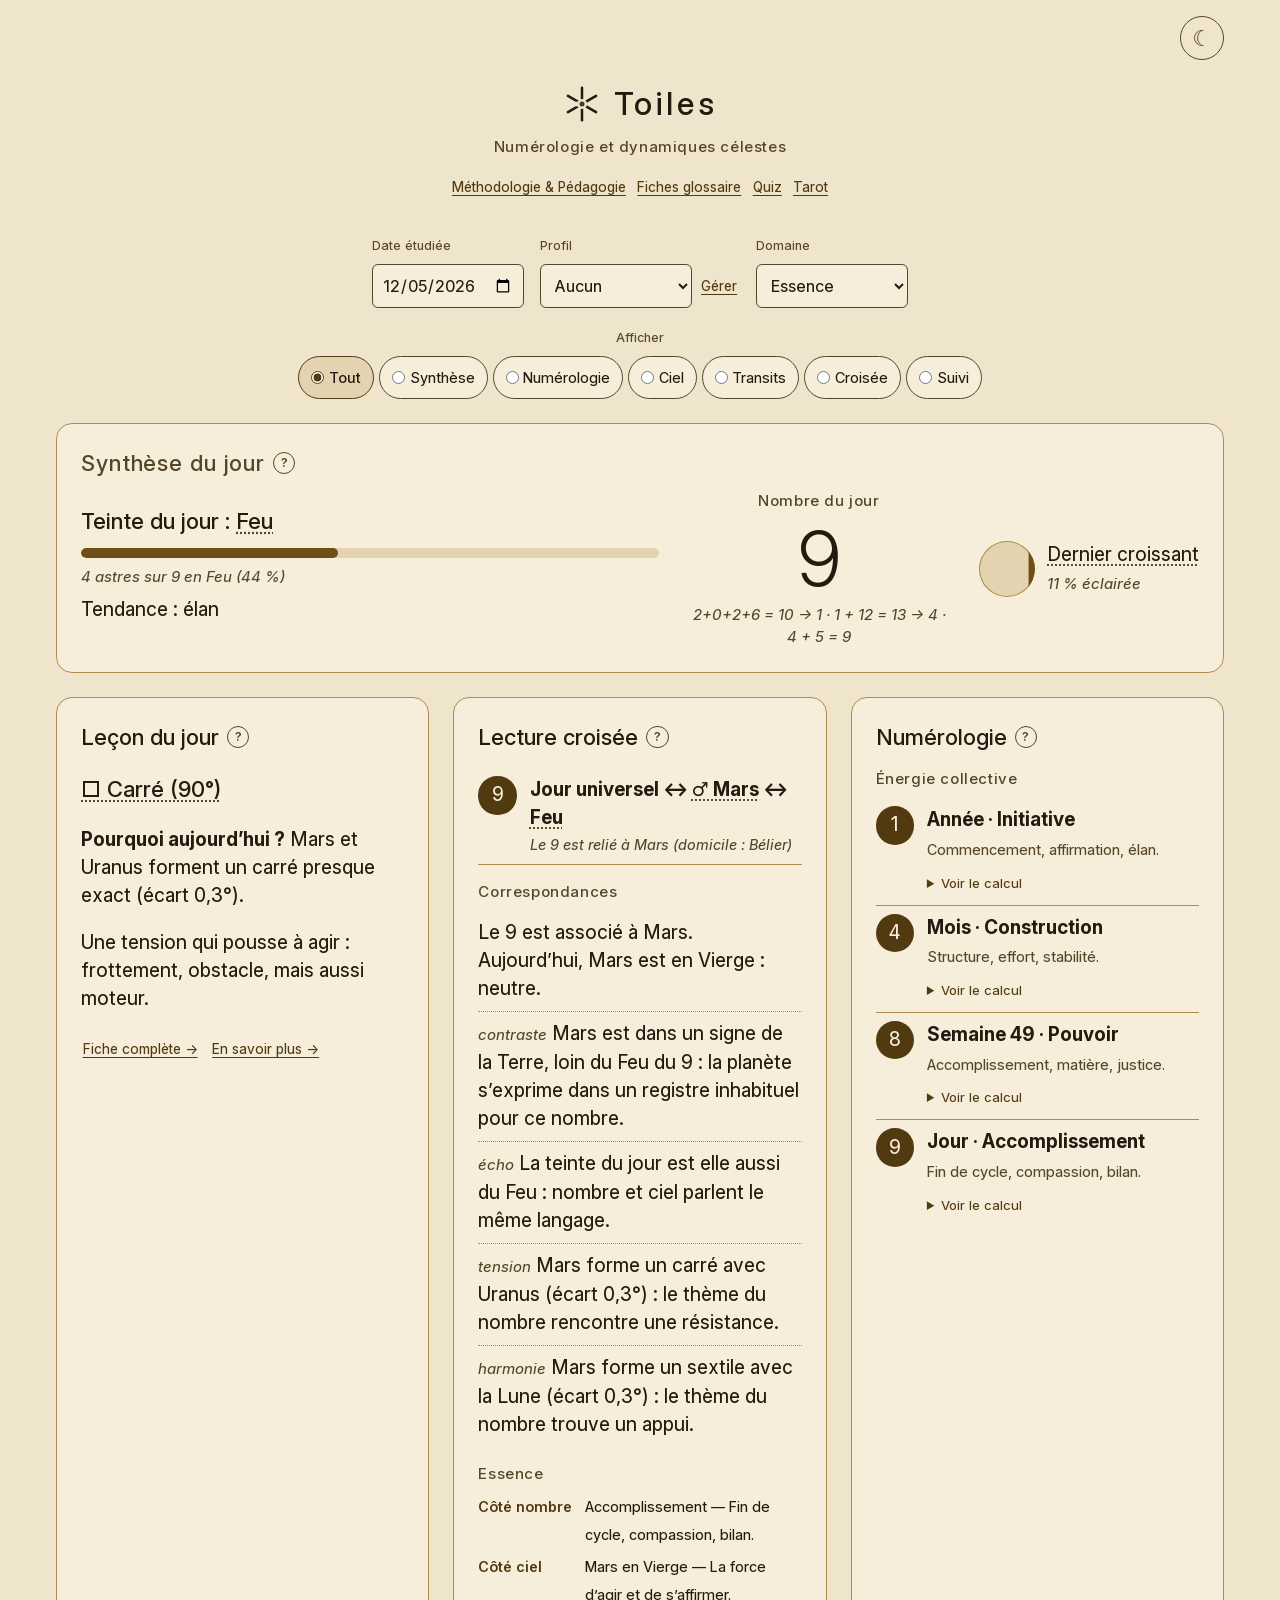
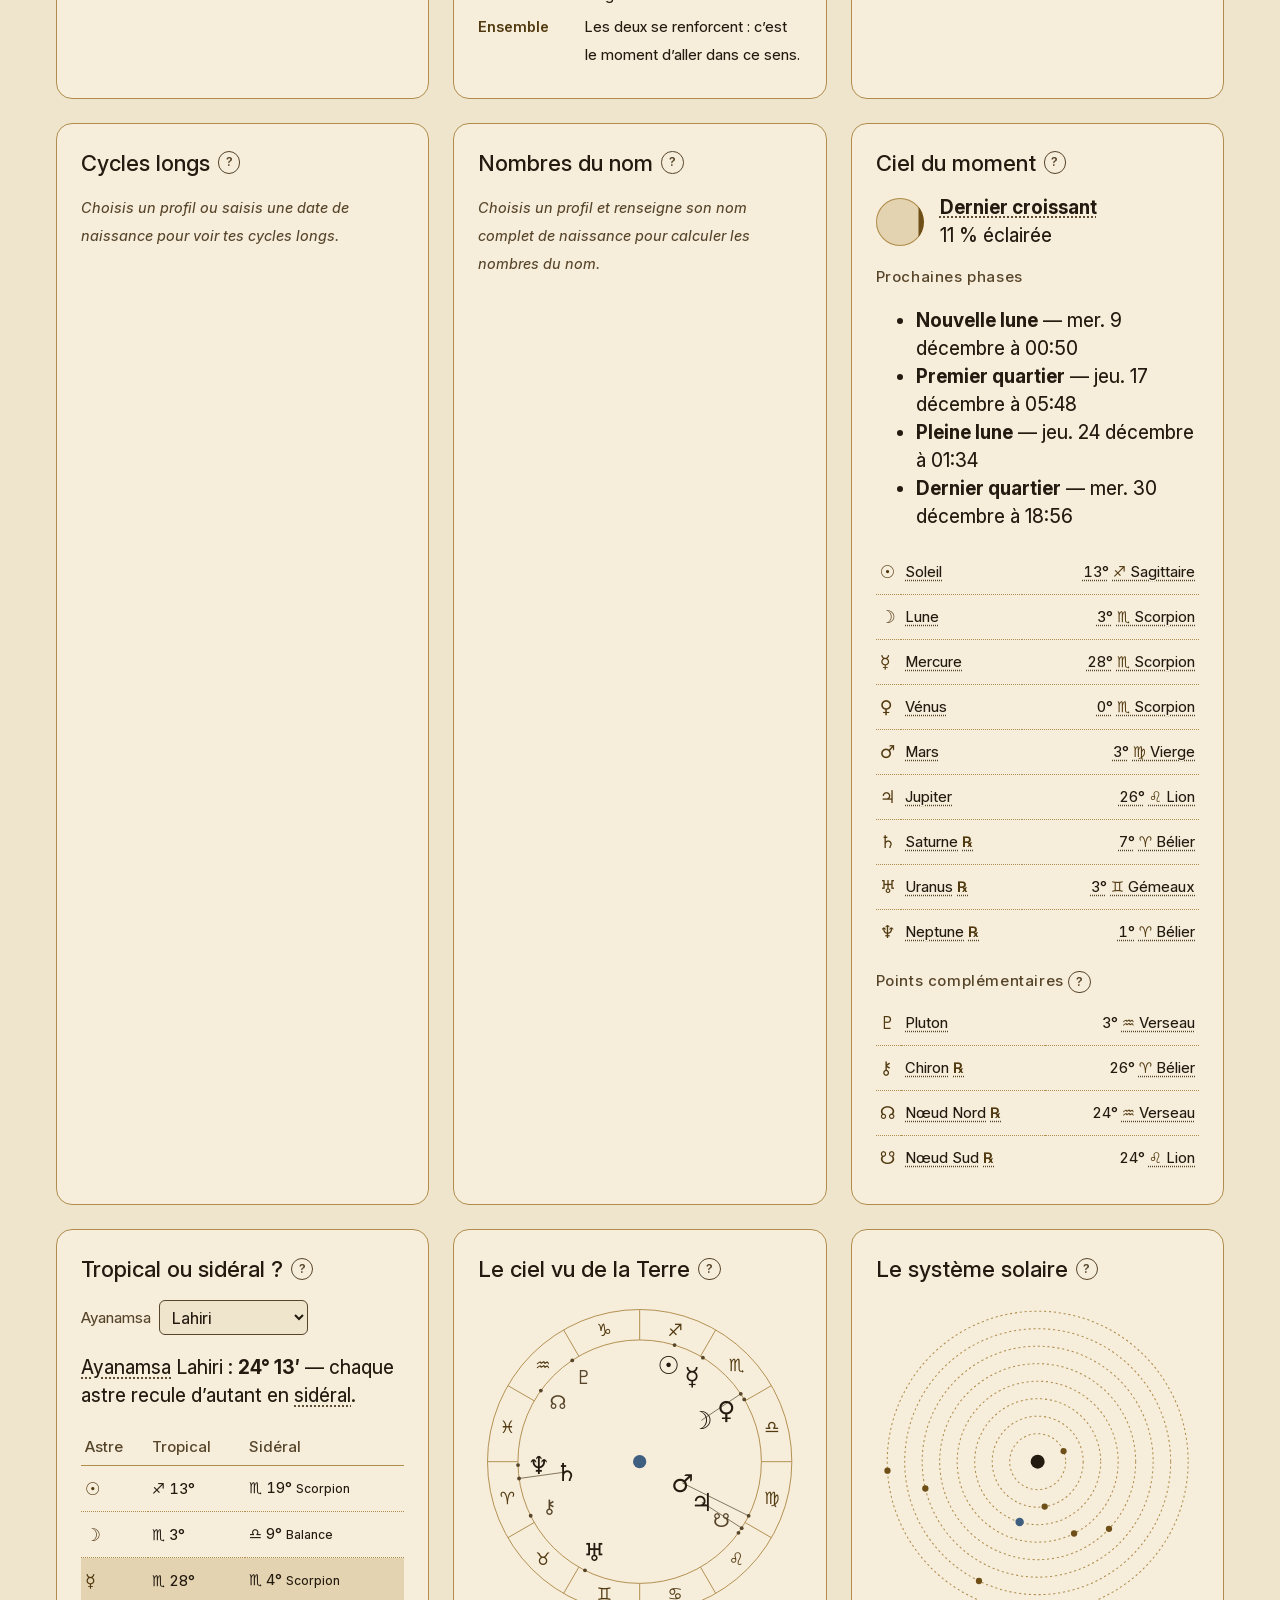
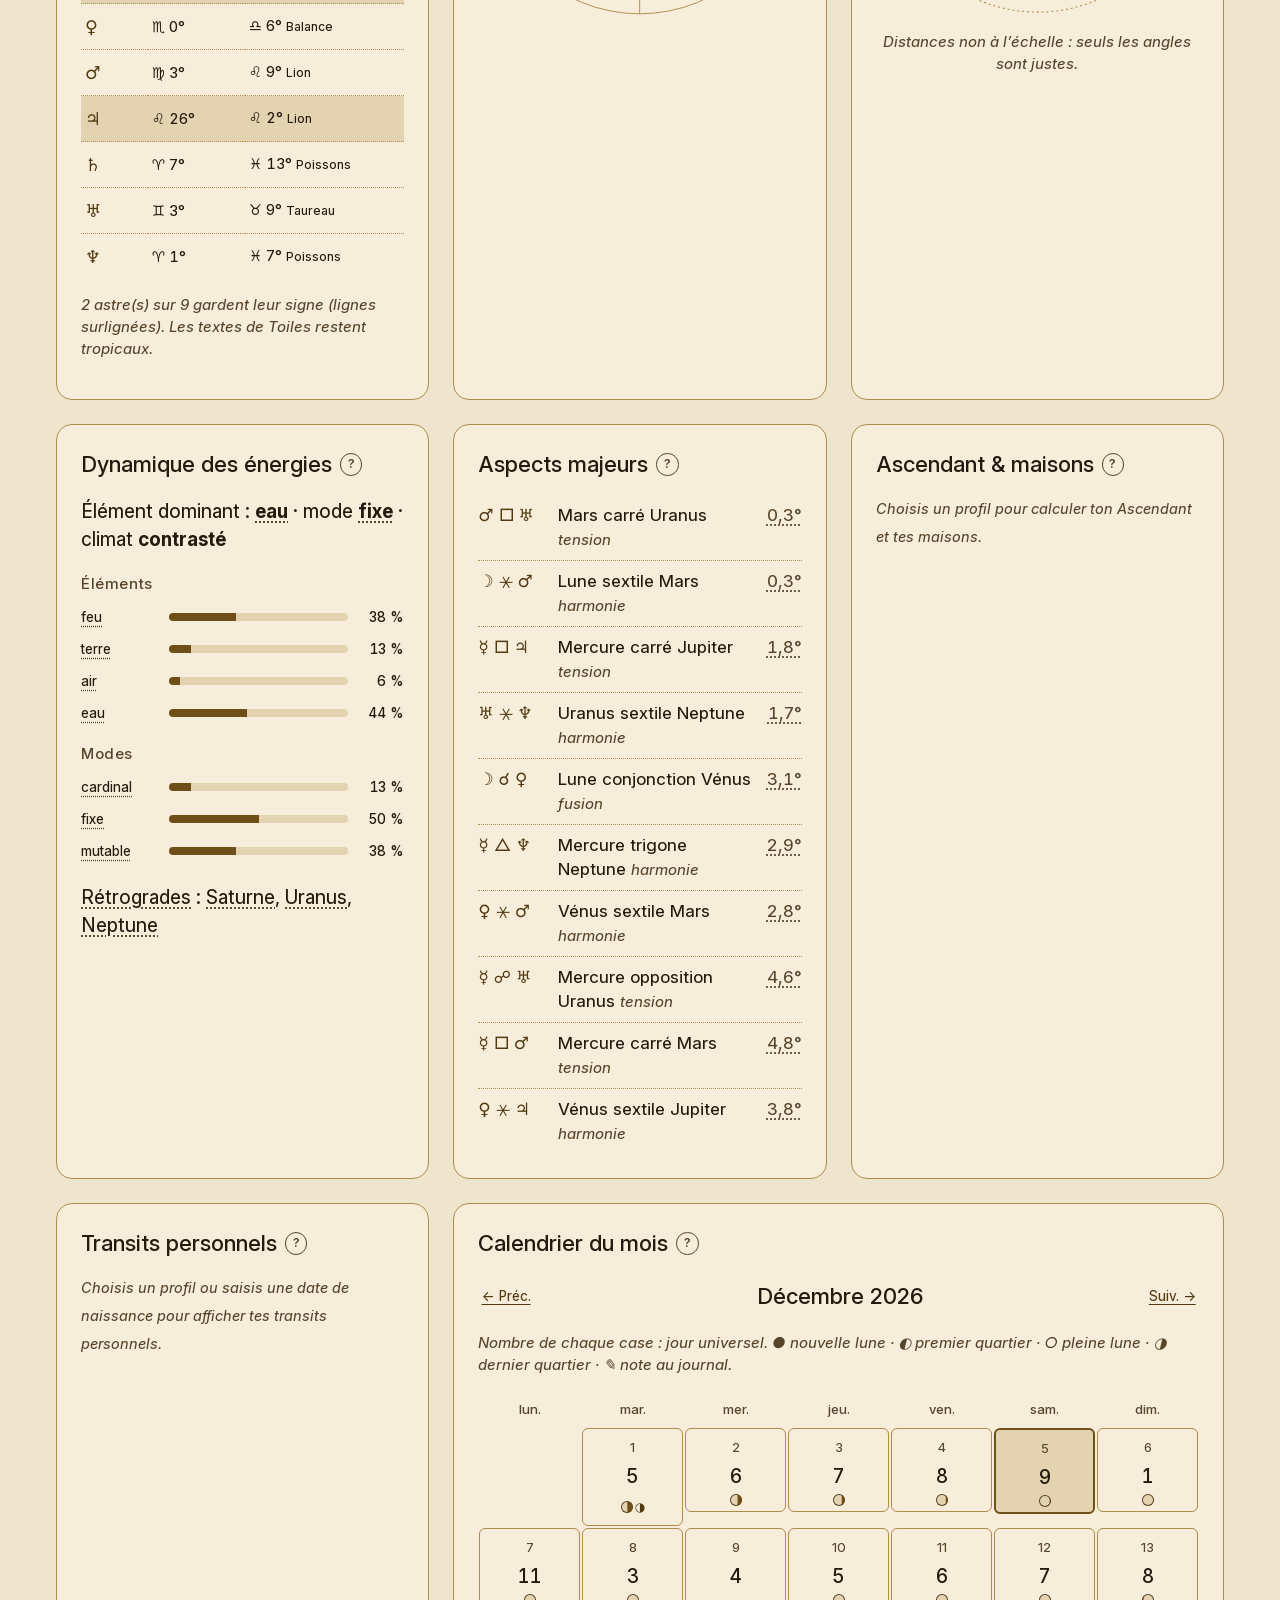
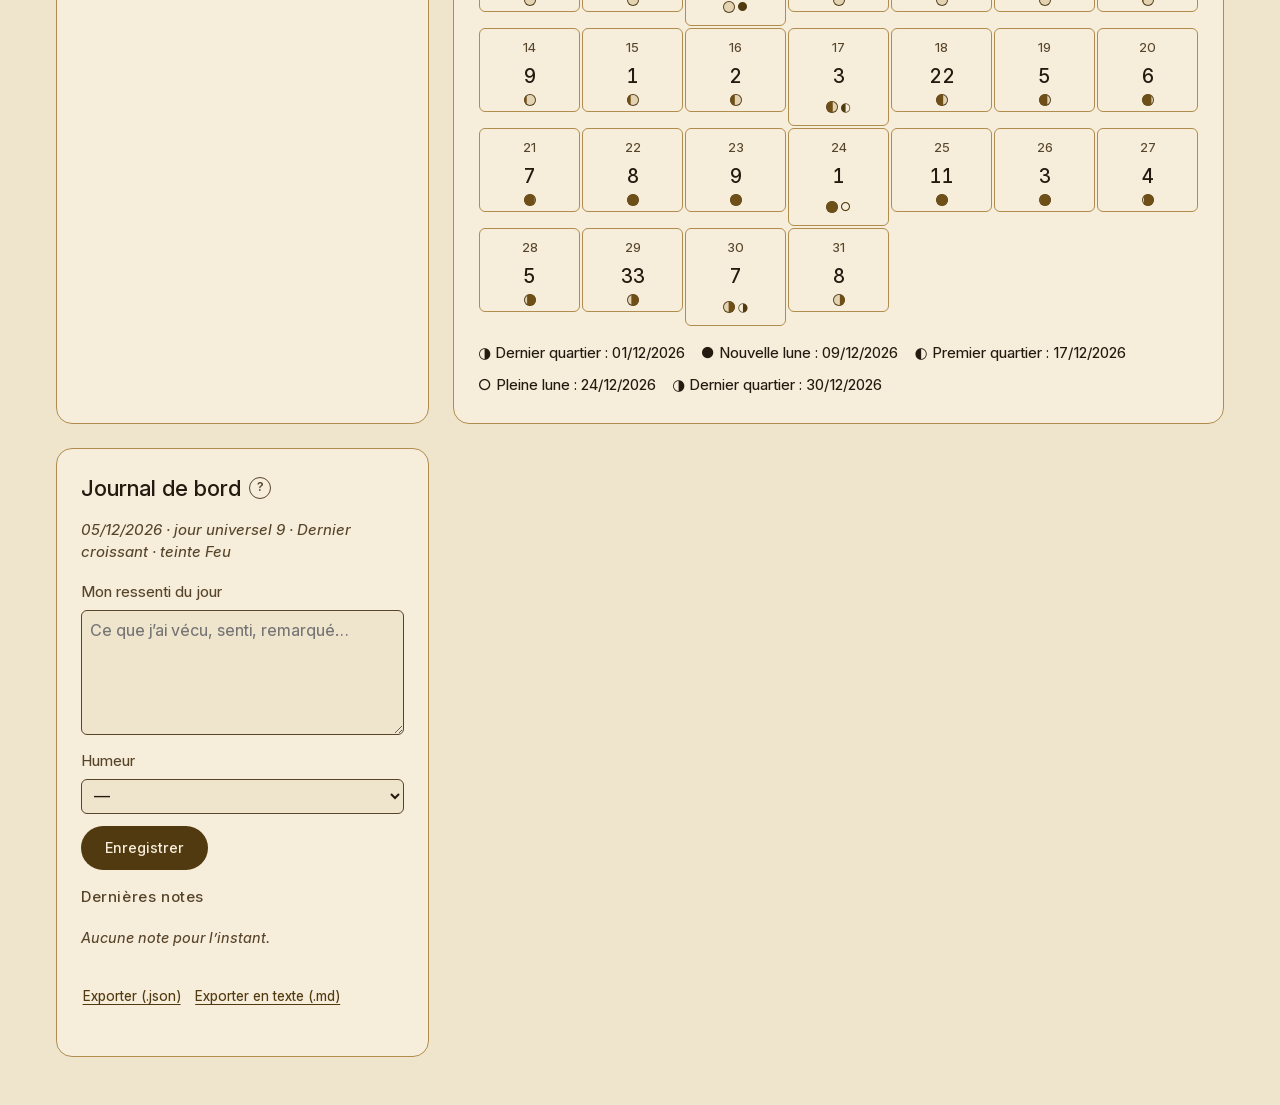
<file: index.html>
<!doctype html>
<html lang="fr">
<head>
  <meta charset="utf-8">
  <meta name="viewport" content="width=device-width, initial-scale=1">
  <title>Toiles</title>
  <!-- Icône d'onglet : le logo « étoile tissée » (images/logo.svg). -->
  <link rel="icon" href="images/logo.svg" type="image/svg+xml">
  <!-- Installation en application (PWA) : manifeste, icône iOS, couleur de barre.
       Effectif seulement en ligne (GitHub Pages) ; sans effet en double-clic. -->
  <link rel="manifest" href="manifest.webmanifest">
  <link rel="apple-touch-icon" href="images/icones/icone-180.png">
  <meta name="theme-color" content="#efe4cc" media="(prefers-color-scheme: light)">
  <meta name="theme-color" content="#080b1f" media="(prefers-color-scheme: dark)">
  <link rel="stylesheet" href="src/toiles.css">
  <!-- Chargé tôt : applique un thème forcé avant l'affichage (pas de flash). -->
  <script src="src/theme.js"></script>
</head>
<body>
  <div class="entete-outils">
    <!-- Icône et libellé (aria-label, title) posés par src/theme.js : ils disent ce que le clic va faire. -->
    <button type="button" class="bouton-pilule bouton-icone" id="bouton-theme" aria-label="Changer de thème">◐</button>
  </div>
  <header class="entete">
    <h1 class="title titre-logo">
      <!-- Logo « L'étoile tissée » : trois fils croisés, cœur évidé, point d'accent.
           Dessiné ici (et non chargé depuis images/logo.svg) pour suivre les jetons
           de couleur et le bouton de thème. -->
      <!-- Un clic (et le démarrage) joue une animation tirée au hasard : voir src/logo.js.
           Les éléments « logo-extra » sont invisibles hors animation. -->
      <button type="button" class="bouton-logo" id="bouton-logo" aria-label="Animer le logo">
      <svg class="logo" viewBox="0 0 64 64" fill="none" aria-hidden="true">
        <defs><clipPath id="logo-clip-lune"><circle cx="32" cy="32" r="4"/></clipPath></defs>
        <circle class="logo-halo logo-extra" cx="32" cy="32" r="10"/>
        <g class="logo-fils" stroke="currentColor" stroke-width="4" stroke-linecap="round">
          <line class="logo-fil" x1="32" y1="6" x2="32" y2="58"/>
          <line class="logo-fil" x1="9.5" y1="19" x2="54.5" y2="45"/>
          <line class="logo-fil" x1="9.5" y1="45" x2="54.5" y2="19"/>
        </g>
        <circle class="logo-coeur" cx="32" cy="32" r="8"/>
        <circle class="logo-onde logo-extra" cx="32" cy="32" r="6" stroke="currentColor" stroke-width="1.5"/>
        <!-- Groupes emboîtés : l'orbite fait tourner, la Lune fait grossir, le point se déplace. -->
        <g class="logo-orbite">
          <g class="logo-lune">
            <circle class="logo-point" cx="32" cy="32" r="4"/>
            <circle class="logo-ombre-lune" cx="32" cy="32" r="4.3" clip-path="url(#logo-clip-lune)"/>
          </g>
        </g>
        <circle class="logo-eclipse logo-extra" cx="32" cy="32" r="9"/>
      </svg>
      </button>
      Toiles
    </h1>
    <p class="label">Numérologie et dynamiques célestes</p>
    <div class="entete-liens">
      <button type="button" class="lien" id="ouvrir-methodologie">Méthodologie &amp; Pédagogie</button>
      <button type="button" class="lien" id="ouvrir-fiches">Fiches glossaire</button>
      <button type="button" class="lien" id="ouvrir-quiz">Quiz</button>
      <button type="button" class="lien" id="ouvrir-tarot">Tarot</button>
    </div>
  </header>

  <form class="controles" id="form">
    <label>Date étudiée <input type="date" id="date" required></label>
    <!-- Profil : « Aucun », les profils enregistrés, ou « Autre date… » (saisie libre). -->
    <div class="profil-choix">
      <label>Profil <select id="profil"></select></label>
      <button type="button" class="lien" id="gerer">Gérer</button>
    </div>
    <label id="champ-naissance" hidden>Naissance <input type="date" id="naissance"></label>
    <label>Domaine
      <select id="domaine"></select>
    </label>
    <!-- Filtre : quelles cartes afficher. Le choix est mémorisé dans le navigateur. -->
    <fieldset class="filtre" id="filtre">
      <legend>Afficher</legend>
      <label><input type="radio" name="vue" value="tout" checked> Tout</label>
      <label><input type="radio" name="vue" value="synthese"> Synthèse</label>
      <label><input type="radio" name="vue" value="numerologie"> Numérologie</label>
      <label><input type="radio" name="vue" value="ciel"> Ciel</label>
      <label><input type="radio" name="vue" value="transits"> Transits</label>
      <label><input type="radio" name="vue" value="croisee"> Croisée</label>
      <label><input type="radio" name="vue" value="suivi"> Suivi</label>
    </fieldset>
  </form>

  <!-- data-module : sert au filtre. data-info : clé de l'infobulle dans src/textes.js -->
  <main class="grille">
    <!-- Synthèse du jour : toujours en premier, sur toute la largeur. -->
    <section class="carte synthese" data-module="synthese" aria-labelledby="titre-synthese">
      <div class="etoiles" id="etoiles" aria-hidden="true"></div>
      <h2 class="label" id="titre-synthese">Synthèse du jour <button type="button" class="info" data-info="synthese" aria-label="Comment ça marche ?">?</button></h2>
      <div class="synthese-corps" id="synthese"></div>
    </section>
    <!-- Leçon du jour : une notion choisie parce qu'elle se voit dans la date (src/croisee.js). -->
    <section class="carte" data-module="croisee">
      <h2>Leçon du jour <button type="button" class="info" data-info="lecon" aria-label="Comment ça marche ?">?</button></h2>
      <div id="lecon"></div>
    </section>
    <!-- Lecture croisée : correspondances nombre ↔ planète ↔ élément, expliquées une à une. -->
    <section class="carte" data-module="croisee">
      <h2>Lecture croisée <button type="button" class="info" data-info="croisee" aria-label="Comment ça marche ?">?</button></h2>
      <div id="croisee"></div>
    </section>
    <section class="carte" data-module="numerologie">
      <h2>Numérologie <button type="button" class="info" data-info="numerologie" aria-label="Comment ça marche ?">?</button></h2>
      <div id="numero"></div>
    </section>
    <!-- Cycles longs : cycle de 9 ans, cycles de vie, pinacles, défis (src/numerologie.js). -->
    <section class="carte" data-module="numerologie">
      <h2>Cycles longs <button type="button" class="info" data-info="cycles" aria-label="Comment ça marche ?">?</button></h2>
      <div id="cycles"></div>
    </section>
    <!-- Nombres du nom : expression, élan spirituel, moi intime (src/numerologie.js). -->
    <section class="carte" data-module="numerologie">
      <h2>Nombres du nom <button type="button" class="info" data-info="nom" aria-label="Comment ça marche ?">?</button></h2>
      <div id="nom"></div>
    </section>
    <section class="carte" data-module="ciel">
      <h2>Ciel du moment <button type="button" class="info" data-info="ciel" aria-label="Comment ça marche ?">?</button></h2>
      <div id="lune" class="lune"></div>
      <div id="prochaines-phases"></div>
      <table class="astres" id="astres"></table>
      <!-- Pluton, Chiron, nœuds : affichés à part, sans voter (src/complements.js). -->
      <h3>Points complémentaires <button type="button" class="info" data-info="complements" aria-label="Comment ça marche ?">?</button></h3>
      <table class="astres" id="complements"></table>
    </section>
    <!-- Comparaison tropical / sidéral : pour comprendre l'écart, Toiles reste tropical. -->
    <section class="carte" data-module="ciel">
      <h2>Tropical ou sidéral ? <button type="button" class="info" data-info="sideral" aria-label="Comment ça marche ?">?</button></h2>
      <label class="choix-carte">Ayanamsa <select id="ayanamsa"></select></label>
      <div id="sideral"></div>
    </section>
    <section class="carte" data-module="ciel">
      <h2>Le ciel vu de la Terre <button type="button" class="info" data-info="geocentrique" aria-label="Comment ça marche ?">?</button></h2>
      <div id="carte-geo"></div>
    </section>
    <section class="carte" data-module="ciel">
      <h2>Le système solaire <button type="button" class="info" data-info="heliocentrique" aria-label="Comment ça marche ?">?</button></h2>
      <div id="carte-helio"></div>
      <p class="caption">Distances non à l’échelle : seuls les angles sont justes.</p>
    </section>
    <section class="carte" data-module="ciel">
      <h2>Dynamique des énergies <button type="button" class="info" data-info="dynamique" aria-label="Comment ça marche ?">?</button></h2>
      <div id="dynamique"></div>
    </section>
    <section class="carte" data-module="ciel">
      <h2>Aspects majeurs <button type="button" class="info" data-info="aspects" aria-label="Comment ça marche ?">?</button></h2>
      <ul class="aspects" id="aspects"></ul>
    </section>
    <!-- Ascendant & maisons : demande l'heure et le lieu de naissance du profil (src/maisons.js). -->
    <section class="carte" data-module="transits">
      <h2>Ascendant &amp; maisons <button type="button" class="info" data-info="maisons" aria-label="Comment ça marche ?">?</button></h2>
      <div id="maisons"></div>
    </section>
    <section class="carte" data-module="transits">
      <h2>Transits personnels <button type="button" class="info" data-info="transits" aria-label="Comment ça marche ?">?</button></h2>
      <div id="transits"></div>
    </section>
    <!-- Calendrier du mois : nombres du jour et Lune (src/calendrier.js). Sur deux colonnes. -->
    <section class="carte carte-large" data-module="suivi">
      <h2>Calendrier du mois <button type="button" class="info" data-info="calendrier" aria-label="Comment ça marche ?">?</button></h2>
      <div id="calendrier"></div>
    </section>
    <!-- Journal de bord : une note par jour et par profil (src/journal.js). -->
    <section class="carte" data-module="suivi">
      <h2>Journal de bord <button type="button" class="info" data-info="journal" aria-label="Comment ça marche ?">?</button></h2>
      <form class="form-journal" id="form-journal">
        <p class="caption" id="journal-contexte"></p>
        <label>Mon ressenti du jour
          <textarea id="journal-texte" rows="4" placeholder="Ce que j’ai vécu, senti, remarqué…"></textarea></label>
        <label>Humeur
          <select id="journal-humeur">
            <option value="">—</option>
            <option value="1">1 · basse</option>
            <option value="2">2</option>
            <option value="3">3 · moyenne</option>
            <option value="4">4</option>
            <option value="5">5 · haute</option>
          </select></label>
        <div class="actions">
          <button type="submit" class="principal">Enregistrer</button>
          <span class="caption" id="journal-etat" role="status"></span>
        </div>
      </form>
      <h3>Dernières notes</h3>
      <ul class="liste-journal" id="liste-journal"></ul>
      <p class="liens-fiche">
        <button type="button" class="lien" id="journal-exporter">Exporter (.json)</button>
        <button type="button" class="lien" id="journal-exporter-texte">Exporter en texte (.md)</button>
      </p>
    </section>
  </main>

  <!-- Panneau de gestion des profils. <dialog> est natif : pas de fenêtre du navigateur (alert/confirm). -->
  <dialog class="panneau" id="panneau-profils" aria-labelledby="titre-profils">
    <div class="panneau-entete">
      <h2 id="titre-profils">Profils</h2>
      <button type="button" class="fermer" id="fermer-profils" aria-label="Fermer">×</button>
    </div>
    <ul class="liste-profils" id="liste-profils"></ul>

    <form class="form-profil" id="form-profil">
      <h3 id="titre-form">Nouveau profil</h3>
      <label>Nom <input type="text" id="profil-nom" autocomplete="off" required></label>
      <label>Date de naissance <input type="date" id="profil-naissance" required></label>
      <!-- Facultatifs : ensemble, ils permettent l'Ascendant et les maisons. -->
      <label>Heure de naissance <small>(facultatif, heure de l’état civil)</small>
        <input type="time" id="profil-heure"></label>
      <label>Lieu de naissance <small>(facultatif, ville la plus proche)</small>
        <input type="text" id="profil-lieu" list="liste-villes" autocomplete="off" placeholder="ex. Amiens"></label>
      <datalist id="liste-villes"></datalist>
      <label>Nom complet de naissance <small>(facultatif, tous les prénoms et le nom de naissance)</small>
        <input type="text" id="profil-nom-complet" autocomplete="off" placeholder="ex. Marie Louise Dupont"></label>
      <p class="erreur" id="profil-erreur" hidden></p>
      <div class="actions">
        <button type="submit" class="principal" id="profil-valider">Ajouter</button>
        <button type="button" class="lien" id="profil-annuler" hidden>Annuler</button>
      </div>
    </form>

    <div class="panneau-pied">
      <button type="button" class="lien" id="exporter">Exporter les profils (.json)</button>
      <small>Sauvegarde dans un fichier, au cas où le navigateur effacerait ses données.</small>
      <!-- Import : un <input type="file"> caché, ouvert par le bouton (lecture locale, rien n'est envoyé). -->
      <button type="button" class="lien" id="importer">Importer des profils (.json)</button>
      <input type="file" id="fichier-import" accept=".json,application/json" hidden>
      <small>Recharge une sauvegarde : les profils déjà présents (même nom, même date) sont ignorés.</small>
      <p class="caption" id="import-bilan" role="status" hidden></p>
    </div>
  </dialog>

  <!-- Quiz d'apprentissage : questions fabriquées à partir des fiches (src/quiz.js). -->
  <dialog class="panneau" id="panneau-quiz" aria-labelledby="titre-quiz">
    <div class="panneau-entete">
      <h2 id="titre-quiz">Quiz</h2>
      <button type="button" class="fermer" id="fermer-quiz" aria-label="Fermer">×</button>
    </div>
    <label class="choix-carte">Thème <select id="quiz-categorie"></select></label>
    <p class="caption" id="quiz-score" role="status"></p>
    <div id="quiz-question"></div>
  </dialog>

  <!-- Tirage de tarot (v0.8) : mélanger soi-même, couper, choisir ses cartes.
       Calcul dans src/tarot.js, textes dans src/textes-tarot.js, affichage dans src/app.js. -->
  <dialog class="panneau panneau-large" id="panneau-tarot" aria-labelledby="titre-tarot">
    <div class="panneau-entete">
      <h2 id="titre-tarot">Tarot</h2>
      <button type="button" class="fermer" id="fermer-tarot" aria-label="Fermer">×</button>
    </div>
    <div class="tarot-reglages">
      <label class="choix-carte">Jeu <select id="tarot-jeu"></select></label>
      <label class="choix-carte">Tirage <select id="tarot-tirage"></select></label>
      <label class="tarot-case"><input type="checkbox" id="tarot-renversees"> Cartes renversées</label>
      <label class="tarot-case"><input type="checkbox" id="tarot-scans"> Images d’époque</label>
    </div>
    <p class="caption" id="tarot-note-jeu"></p>
    <details class="tarot-aide">
      <summary>Comment ça marche ?</summary>
      <div id="tarot-aide"></div>
    </details>

    <!-- Étape 1 : mélanger, de quatre façons qu'on peut enchaîner. -->
    <section class="tarot-etape" id="tarot-etape-melange">
      <h3>1 · Mélanger</h3>
      <div class="panneau-onglets" id="tarot-onglets" role="tablist">
        <button type="button" class="onglet actif" data-mode="main" role="tab" aria-selected="true">À la main</button>
        <button type="button" class="onglet" data-mode="etalement" role="tab" aria-selected="false">Étalement</button>
        <button type="button" class="onglet" data-mode="intention" role="tab" aria-selected="false">Intention</button>
        <button type="button" class="onglet" data-mode="auto" role="tab" aria-selected="false">Automatique</button>
      </div>
      <!-- Actions communes, juste sous les onglets : toujours visibles, quel que soit le mode. -->
      <div class="tarot-ligne">
        <button type="button" class="principal" id="tarot-vers-coupe">Coupe →</button>
        <!-- Raccourci : saute la coupe et va directement choisir les cartes. -->
        <button type="button" class="principal" id="tarot-vers-tirage">Tirage →</button>
      </div>
      <!-- Les quatre modes sont superposés dans la même case : le bloc garde la hauteur
           du plus grand, donc changer d'onglet ne fait pas sauter la page. -->
      <div class="tarot-modes">
      <div class="tarot-mode" data-mode="main">
        <p>Chaque clic coupe le paquet en deux et entremêle les moitiés, comme avec les mains.</p>
        <div class="tarot-ligne">
          <div class="tarot-pile" id="tarot-pile" aria-hidden="true"></div>
          <button type="button" class="principal" id="tarot-riffle">Brasser</button>
          <span class="label" id="tarot-compteur" role="status"></span>
        </div>
      </div>
      <div class="tarot-mode" data-mode="etalement" hidden>
        <p>Fais glisser les cartes pour les mêler : le paquet suit leur ordre sur la table, de haut en bas, de gauche à droite. Touche une carte sans la déplacer pour la retourner.</p>
        <div class="tarot-ligne">
          <button type="button" class="lien" id="tarot-etaler">Étaler à nouveau</button>
          <button type="button" class="lien" id="tarot-retourner">Tout retourner</button>
        </div>
        <div class="tarot-table" id="tarot-table"></div>
      </div>
      <div class="tarot-mode" data-mode="intention" hidden>
        <p>Pense à ta question et garde le doigt appuyé aussi longtemps que tu veux. La durée de l’appui fixe le mélange.</p>
        <div class="tarot-ligne">
          <button type="button" class="tarot-appui" id="tarot-appui">Maintenir appuyé</button>
          <span class="label" id="tarot-duree" role="status"></span>
        </div>
      </div>
      <div class="tarot-mode" data-mode="auto" hidden>
        <p>L’ordinateur mélange d’un coup (tous les ordres ont la même chance).</p>
        <button type="button" class="principal" id="tarot-auto">Mélanger</button>
      </div>
      </div>
    </section>

    <!-- Étape 2 : couper là où on clique. -->
    <section class="tarot-etape" id="tarot-etape-coupe" hidden>
      <h3>2 · Couper</h3>
      <p>Clique sur la tranche du paquet là où tu veux couper : le dessus passe dessous.</p>
      <div class="tarot-tranche" id="tarot-tranche"></div>
      <button type="button" class="lien" id="tarot-sans-coupe">Ne pas couper</button>
    </section>

    <!-- Étape 3 : choisir ses cartes dans l'éventail, puis lire. -->
    <section class="tarot-etape" id="tarot-etape-tirage" hidden>
      <h3>3 · Choisir <span id="tarot-reste"></span></h3>
      <div class="tarot-eventail" id="tarot-eventail"></div>
      <div class="tarot-resultat" id="tarot-resultat"></div>
      <p class="caption" id="tarot-credit"></p>
      <button type="button" class="principal" id="tarot-recommencer">Nouveau tirage</button>
    </section>
  </dialog>

  <!-- Panneau Méthodologie & Pédagogie. <dialog> est natif : zéro dépendance. -->
  <dialog class="panneau panneau-large" id="panneau-methodologie" aria-labelledby="titre-methodologie">
    <div class="panneau-entete">
      <h2 id="titre-methodologie">Méthodologie &amp; Pédagogie</h2>
      <button type="button" class="fermer" id="fermer-methodologie" aria-label="Fermer">×</button>
    </div>
    <div class="panneau-onglets" id="onglets-methodologie" role="tablist">
      <button type="button" class="onglet actif" data-onglet="numerologie" role="tab" aria-selected="true">Numérologie</button>
      <button type="button" class="onglet" data-onglet="ciel" role="tab" aria-selected="false">Ciel &amp; Dynamiques</button>
      <button type="button" class="onglet" data-onglet="maisons" role="tab" aria-selected="false">Ascendant &amp; maisons</button>
      <button type="button" class="onglet" data-onglet="croisee" role="tab" aria-selected="false">Lecture croisée</button>
      <button type="button" class="onglet" data-onglet="suivi" role="tab" aria-selected="false">Suivi &amp; quiz</button>
    </div>
    <p class="panneau-intro" id="intro-methodologie"></p>
    <div class="corps-methodologie" id="corps-methodologie"></div>
  </dialog>

  <!-- Panneau Fiches glossaire : une fiche par nombre, signe, planète, aspect et notion.
       Le contenu vient de src/glossaire.js, assemblé par src/fiches.js, affiché par src/app.js. -->
  <dialog class="panneau panneau-large" id="panneau-fiches" aria-labelledby="titre-fiches">
    <div class="panneau-entete">
      <h2 id="titre-fiches">Fiches glossaire</h2>
      <button type="button" class="fermer" id="fermer-fiches" aria-label="Fermer">×</button>
    </div>
    <div class="panneau-onglets" id="onglets-fiches" role="tablist"></div>
    <label class="recherche-fiches">Rechercher
      <input type="search" id="recherche-fiches" placeholder="ex. courage, Saturne, 7…" autocomplete="off">
    </label>
    <div class="corps-fiches" id="corps-fiches"></div>
  </dialog>

  <!-- Infobulle unique, déplacée sous le bouton « ? » cliqué. -->
  <div class="bulle" id="bulle" role="dialog" hidden></div>

  <!-- Scripts classiques (pas de modules ES) pour que le double-clic fonctionne. L'ordre compte. -->
  <script src="src/numerologie.js"></script>
  <script src="src/astres.js"></script>
  <script src="src/complements.js"></script>
  <script src="src/villes.js"></script>
  <script src="src/maisons.js"></script>
  <script src="src/schemas.js"></script>
  <script src="src/transits.js"></script>
  <script src="src/textes.js"></script>
  <script src="src/glossaire.js"></script>
  <script src="src/positions.js"></script>
  <script src="src/fiches.js"></script>
  <script src="src/profils.js"></script>
  <script src="src/methodologie.js"></script>
  <script src="src/croisee.js"></script>
  <script src="src/calendrier.js"></script>
  <script src="src/journal.js"></script>
  <script src="src/quiz.js"></script>
  <script src="src/textes-tarot.js"></script>
  <script src="src/tarot.js"></script>
  <script src="src/app.js"></script>
  <script src="src/logo.js"></script>
  <script>
    // Service worker (sw.js) : rend Toiles installable et disponible hors ligne.
    // Les navigateurs le refusent en file:// (double-clic) : on ne l'enregistre donc
    // qu'en http(s), et une erreur éventuelle n'empêche jamais l'application de marcher.
    if ('serviceWorker' in navigator && location.protocol.startsWith('http')) {
      navigator.serviceWorker.register('sw.js').catch(function (erreur) {
        console.warn('Service worker non enregistré :', erreur);
      });
    }
  </script>
</body>
</html>
</file>
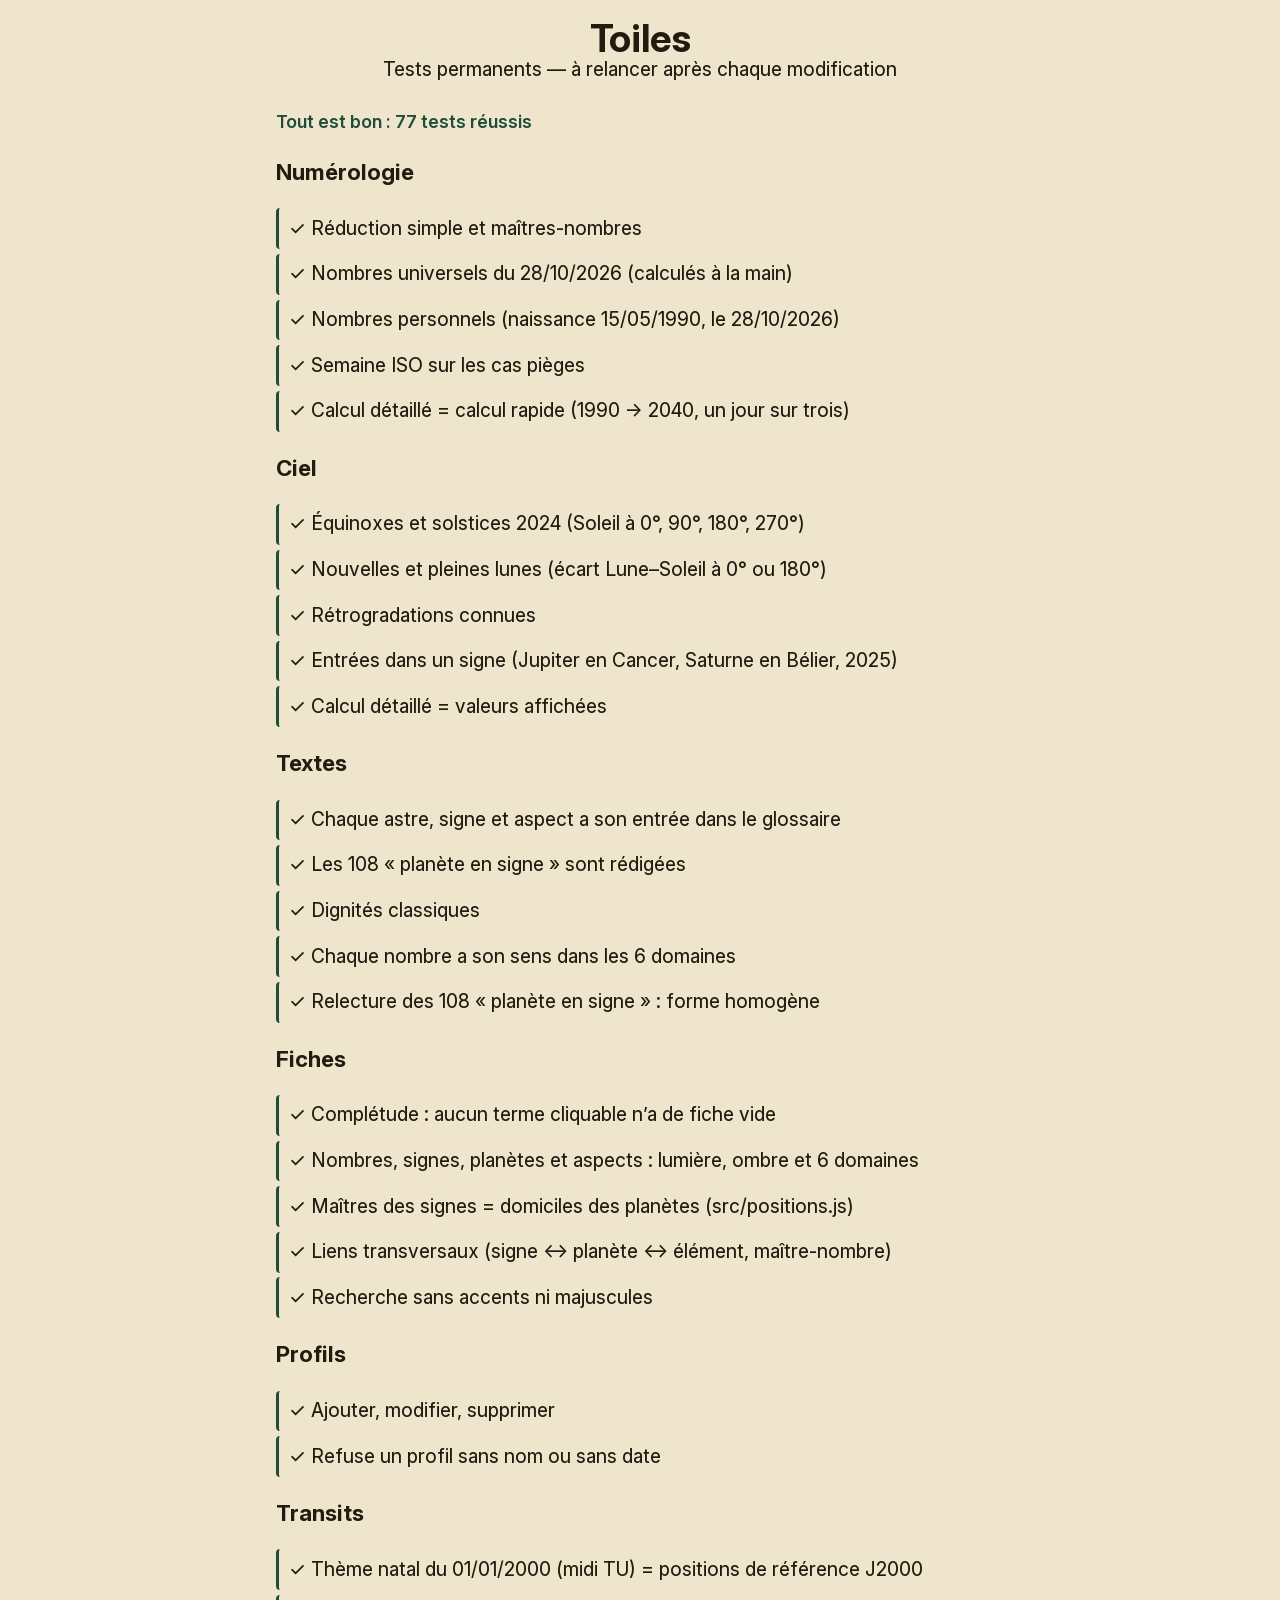
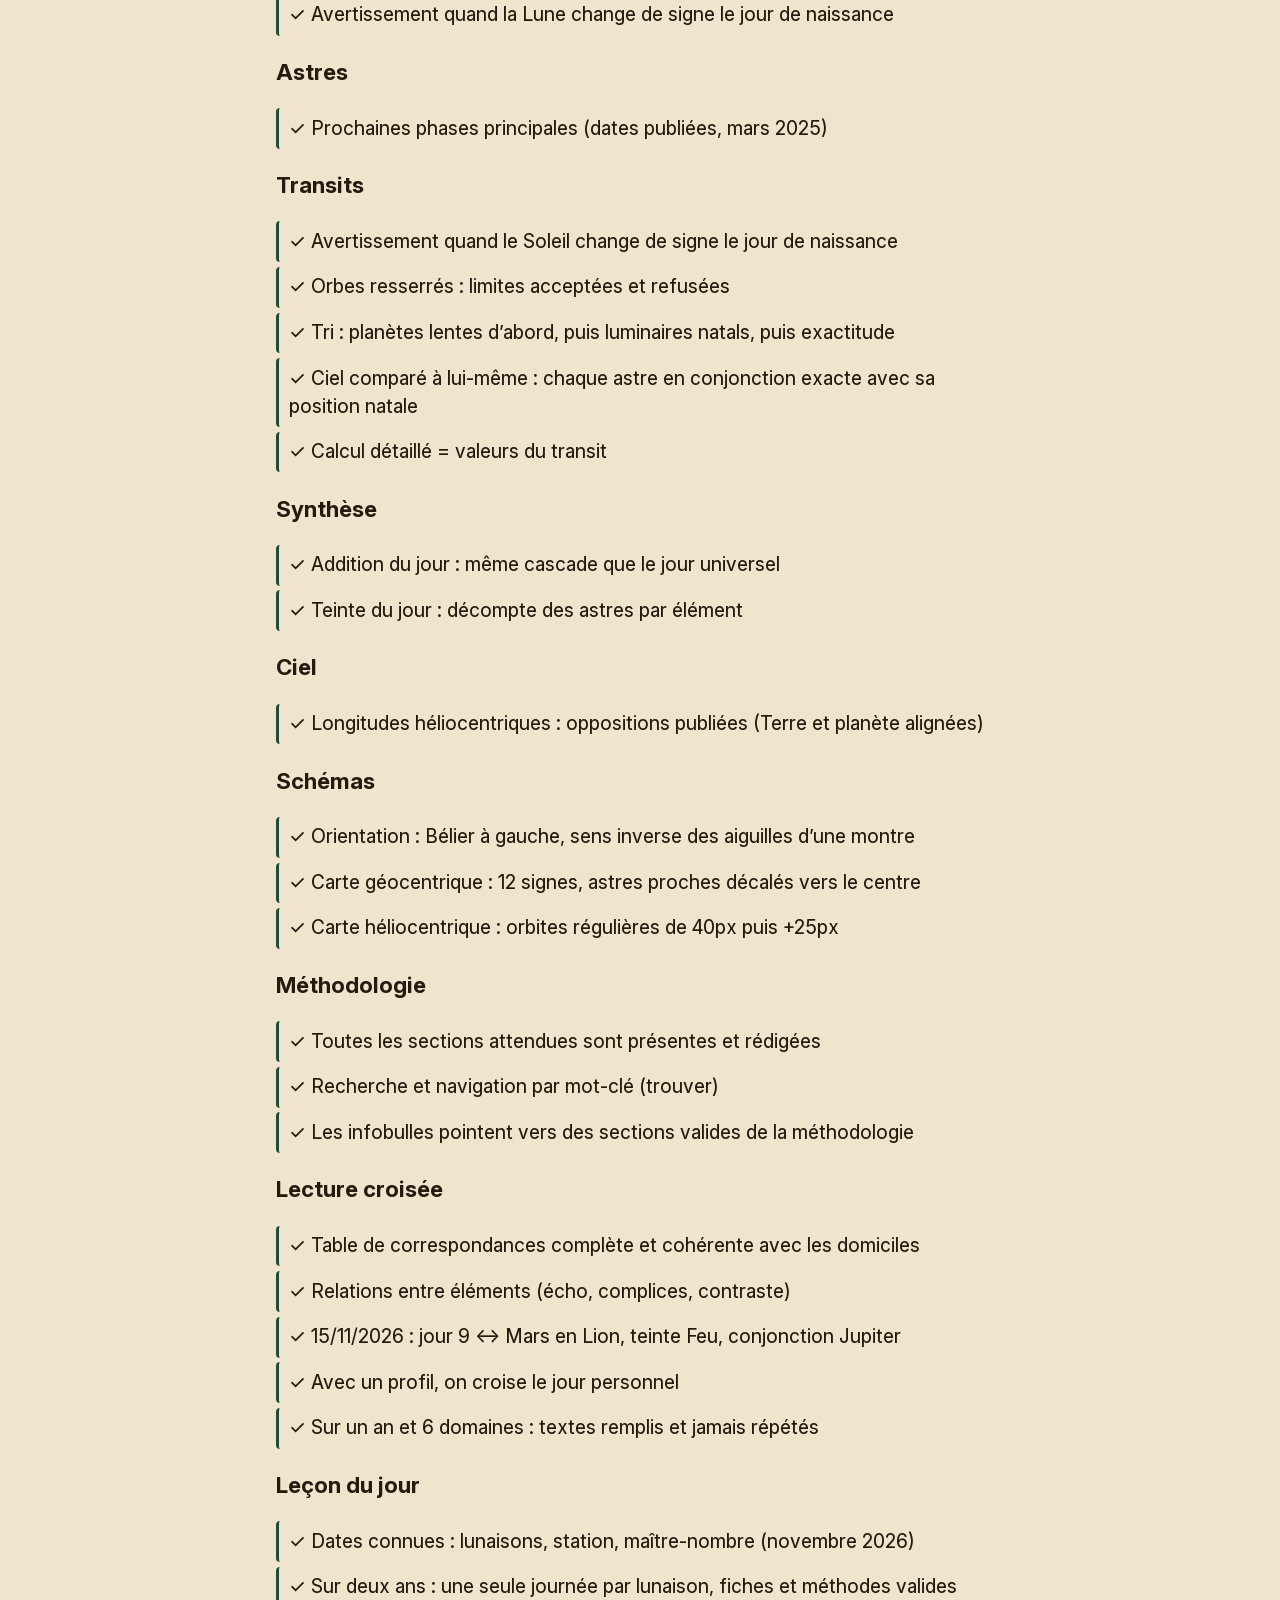
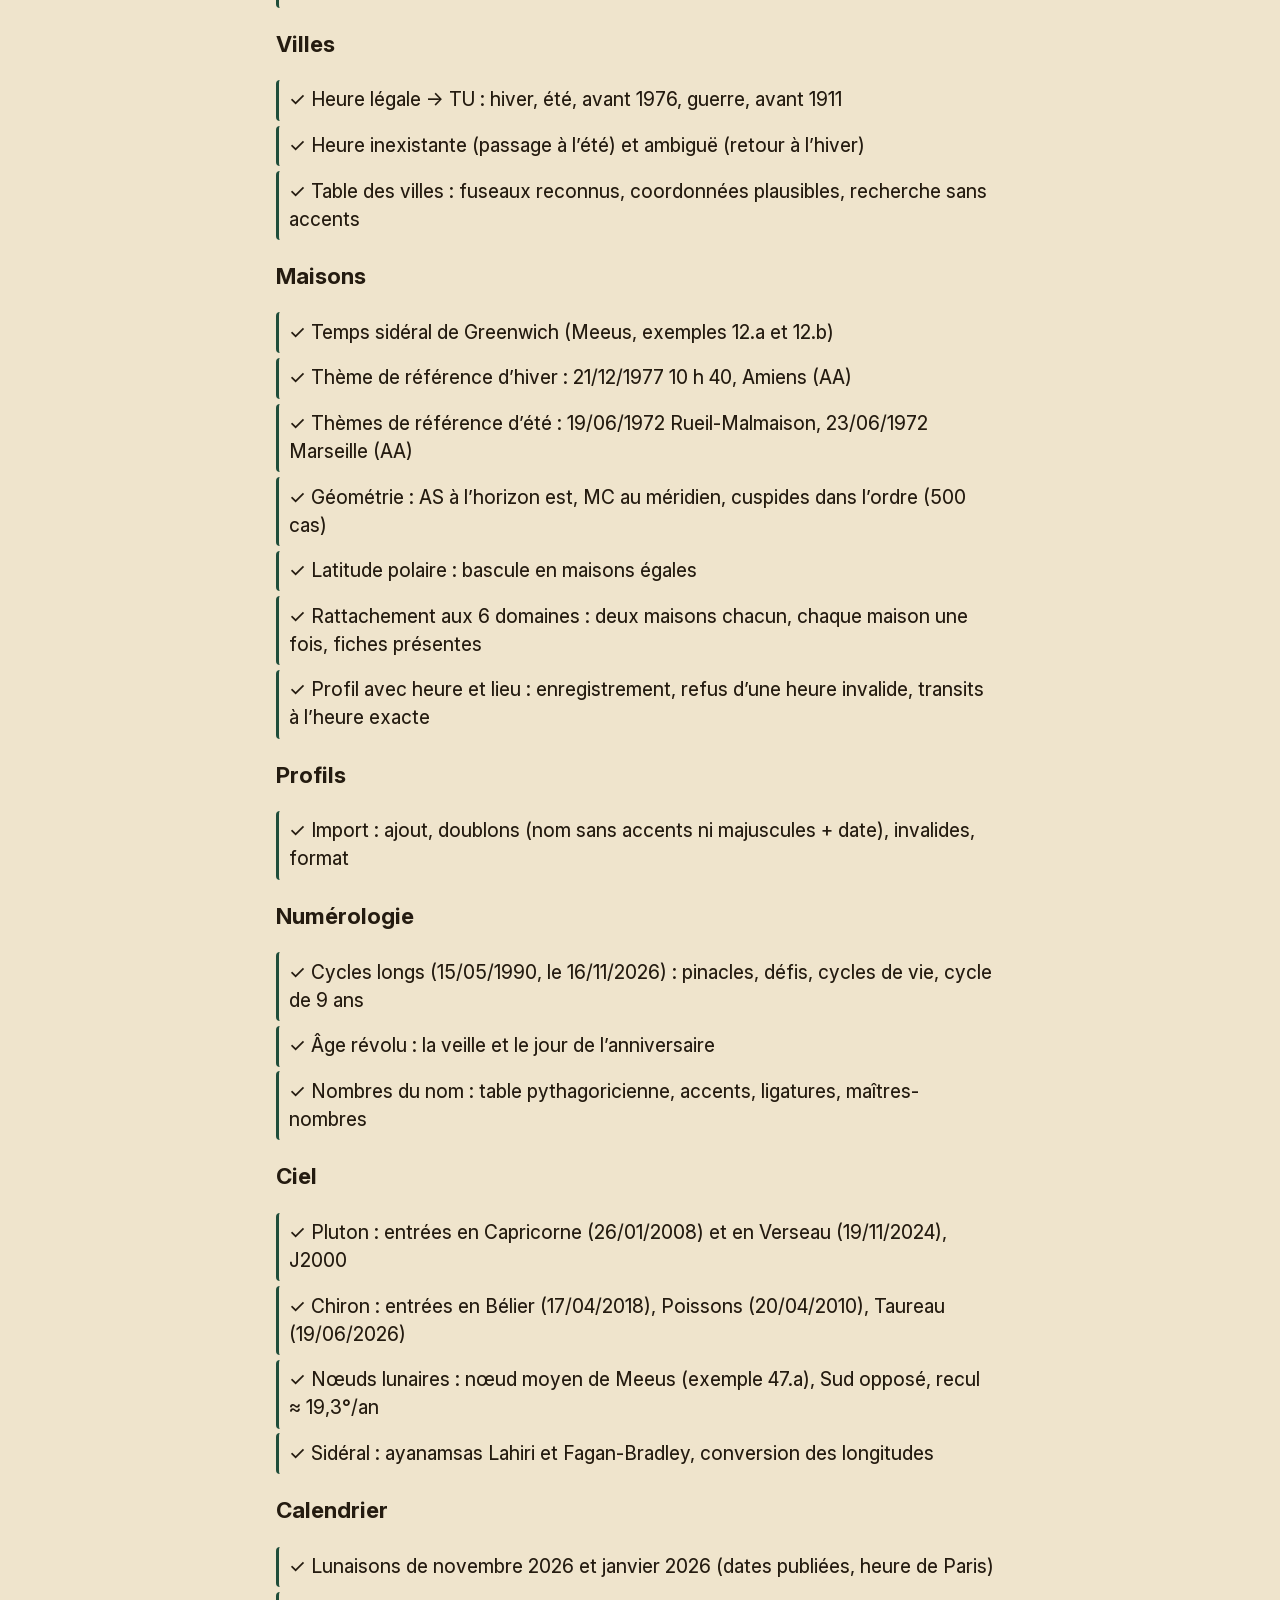
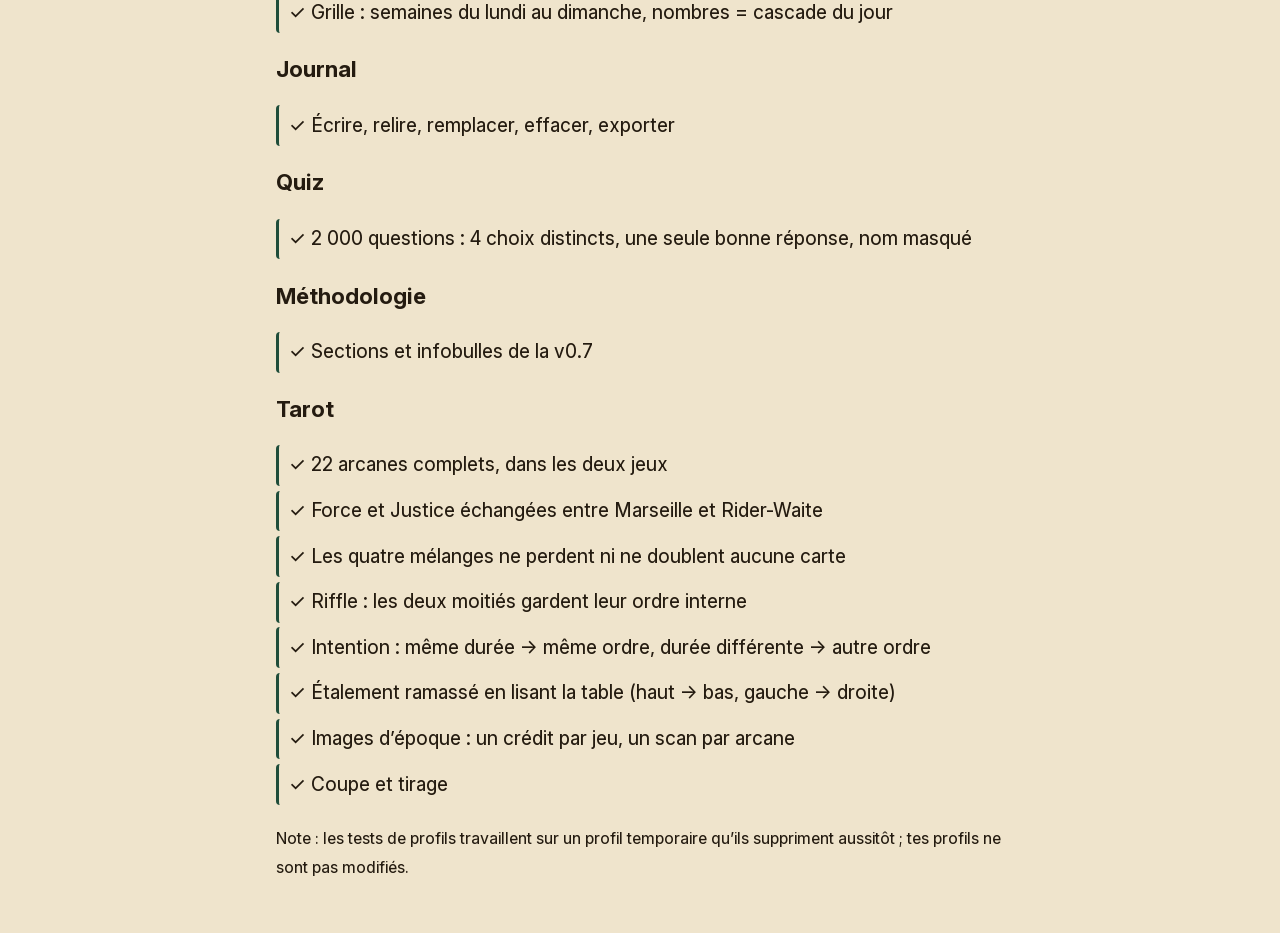
<file: tests/index.html>
<!doctype html>
<html lang="fr">
<head>
  <meta charset="utf-8">
  <meta name="viewport" content="width=device-width, initial-scale=1">
  <title>Toiles — tests</title>
  <link rel="stylesheet" href="../src/toiles.css">
  <style>
    main { max-width: 760px; margin: 0 auto; padding: 0 1rem 2rem; }
    .bilan { font-size: 1.1rem; font-weight: 600; margin: 0 0 1rem; }
    .bilan.ok { color: var(--harmonie); } .bilan.ko { color: var(--tension); }
    ul { list-style: none; padding: 0; margin: 0 0 1rem; }
    li { padding: .4rem .6rem; border-left: 3px solid var(--harmonie); margin: .3rem 0; background: var(--carte); border-radius: 4px; }
    li.ko { border-left-color: var(--tension); }
    li small { display: block; color: var(--tension); margin-top: .2rem; }
  </style>
</head>
<body>
  <header class="entete">
    <h1>Toiles</h1>
    <p>Tests permanents — à relancer après chaque modification</p>
  </header>
  <main>
    <p class="bilan" id="bilan">Tests en cours…</p>
    <div id="resultats"></div>
    <p><small>Note : les tests de profils travaillent sur un profil temporaire qu’ils suppriment aussitôt ; tes profils ne sont pas modifiés.</small></p>
  </main>

  <!-- Mêmes modules que index.html, puis la description des tests. -->
  <script src="../src/numerologie.js"></script>
  <script src="../src/astres.js"></script>
  <script src="../src/complements.js"></script>
  <script src="../src/villes.js"></script>
  <script src="../src/maisons.js"></script>
  <script src="../src/schemas.js"></script>
  <script src="../src/transits.js"></script>
  <script src="../src/textes.js"></script>
  <script src="../src/glossaire.js"></script>
  <script src="../src/positions.js"></script>
  <script src="../src/fiches.js"></script>
  <script src="../src/profils.js"></script>
  <script src="../src/methodologie.js"></script>
  <script src="../src/croisee.js"></script>
  <script src="../src/calendrier.js"></script>
  <script src="../src/journal.js"></script>
  <script src="../src/quiz.js"></script>
  <script src="../src/textes-tarot.js"></script>
  <script src="../src/tarot.js"></script>
  <script src="tests.js"></script>
  <script>
    // Exécute chaque test et affiche une ligne verte (réussi) ou rouge (échec + raison).
    (function () {
      const echapper = (t) => String(t).replace(/[&<>]/g, (c) => ({ '&': '&amp;', '<': '&lt;', '>': '&gt;' })[c]);
      let ok = 0, ko = 0, html = '', groupe = '';
      for (const t of Toiles.tests.liste) {
        if (t.groupe !== groupe) {
          html += (groupe ? '</ul>' : '') + `<h3>${t.groupe}</h3><ul>`;
          groupe = t.groupe;
        }
        try {
          t.fn();
          ok++;
          html += `<li>✓ ${echapper(t.nom)}</li>`;
        } catch (e) {
          ko++;
          html += `<li class="ko">✗ ${echapper(t.nom)}<small>${echapper(e.message)}</small></li>`;
        }
      }
      document.getElementById('resultats').innerHTML = html + '</ul>';
      const bilan = document.getElementById('bilan');
      bilan.textContent = ko ? `${ko} échec(s), ${ok} réussi(s)` : `Tout est bon : ${ok} tests réussis`;
      bilan.className = 'bilan ' + (ko ? 'ko' : 'ok');
    })();
  </script>
</body>
</html>
</file>
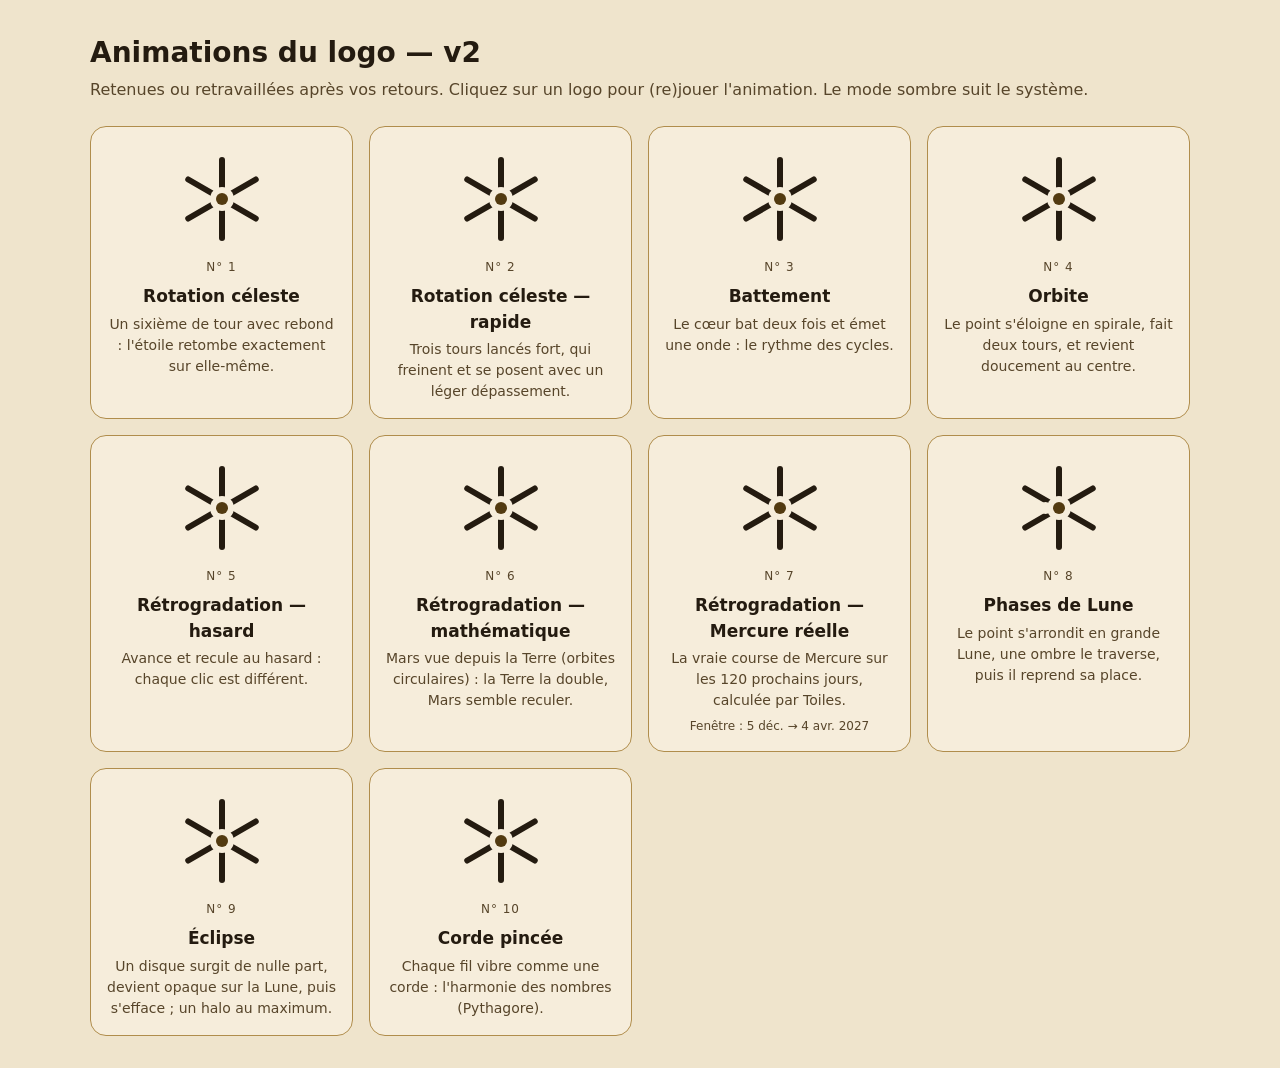
<file: maquettes/animations-logo.html>
<!doctype html>
<html lang="fr">
<head>
<meta charset="utf-8">
<meta name="viewport" content="width=device-width, initial-scale=1">
<title>Animations du logo</title>
<!-- Maquette autonome (v2, après retours) : pistes d'animation au clic sur « L'étoile tissée ».
     Ouvrir en double-clic. Cliquer sur un logo pour (re)jouer son animation.
     La variante « course réelle de Mercure » utilise le vrai calcul de Toiles (src/astres.js). -->
<script src="../src/astres.js"></script>
<style>
:root {
  --bg: #efe4cc; --surface: #f6eddb; --ink: #241b10; --ink-muted: #57452a;
  --glyph: #523a10; --line: #b08d4c; --sun: #241b10; --accent: #6e4f17;
}
@media (prefers-color-scheme: dark) {
  :root {
    --bg: #080b1f; --surface: #0f1430; --ink: #f4f5ff; --ink-muted: #b8c0ff;
    --glyph: #b8c0ff; --line: #4a5596; --sun: #ffd98a; --accent: #5b6cff;
  }
}
body { margin: 0; background: var(--bg); color: var(--ink);
  font: 16px/1.5 system-ui, -apple-system, "Segoe UI", sans-serif; }
main { max-width: 1100px; margin: 0 auto; padding: 32px 16px; }
h1 { margin: 0 0 4px; font-size: 28px; }
.intro { margin: 0 0 24px; color: var(--ink-muted); }
.grille { display: grid; gap: 16px; grid-template-columns: repeat(auto-fill, minmax(240px, 1fr)); }
.carte { background: var(--surface); border: 1px solid var(--line); border-radius: 16px;
  padding: 16px; display: flex; flex-direction: column; align-items: center; text-align: center; }
.carte button { background: none; border: 0; padding: 8px; cursor: pointer; color: var(--ink); border-radius: 12px; }
.carte button:focus-visible { outline: 2px solid var(--accent); outline-offset: 2px; }
.carte h2 { font-size: 17px; margin: 8px 0 4px; }
.carte p { margin: 0; font-size: 14px; color: var(--ink-muted); }
.carte .detail { margin-top: 6px; font-size: 12px; }
.num { font-size: 12px; color: var(--ink-muted); letter-spacing: .08em; }

/* ---------- Le logo (identique à index.html) ---------- */
.logo { width: 96px; height: 96px; overflow: visible; }
.logo * { transform-box: view-box; transform-origin: 32px 32px; }
.coeur { fill: var(--surface); }
.point { fill: var(--glyph); }
.extra { opacity: 0; }

/* Rotation céleste : un sixième de tour avec rebond. */
.rotation.joue .fils { animation: tourner 1.1s cubic-bezier(.6,-0.3,.3,1.3); }
@keyframes tourner { to { transform: rotate(60deg); } }

/* Rotation rapide : trois tours, on lance fort puis ça freine et se pose. */
.rapide.joue .fils { animation: tourbillon 1.4s cubic-bezier(.15,.8,.25,1.08); }
@keyframes tourbillon { to { transform: rotate(1080deg); } }

/* Battement : le point pulse et émet une onde. */
.battement.joue .point { animation: battre .8s ease-in-out; }
.battement.joue .onde { animation: onde 1s ease-out; }
@keyframes battre { 30% { transform: scale(1.8); } 50% { transform: scale(1.1); } 65% { transform: scale(1.5); } }
@keyframes onde { from { opacity: .8; transform: scale(.5); } to { opacity: 0; transform: scale(3.5); } }

/* Orbite : deux mouvements superposés pour un rendu « organique » :
   - le groupe tourne de deux tours (accélère puis ralentit) ;
   - le point s'éloigne du centre en douceur, puis y revient en douceur.
   Les deux courbes ne sont pas synchronisées : le point part en spirale. */
.orbite.joue .orbite-rot { animation: orbiteTour 2.4s cubic-bezier(.45,0,.25,1); }
.orbite.joue .orbite-rot .point { animation: orbiteRayon 2.4s ease-in-out; }
@keyframes orbiteTour { to { transform: rotate(720deg); } }
@keyframes orbiteRayon {
  0%   { transform: translateY(0); }
  30%  { transform: translateY(-20px); }
  70%  { transform: translateY(-20px); }
  100% { transform: translateY(0); }
}

/* Phases de Lune : le point grossit en pleine Lune, une ombre le traverse, il reprend sa taille. */
.lune.joue .lune-groupe { animation: luneGrossit 2.2s ease-in-out; }
.lune.joue .ombre-lune { animation: phase 2.2s ease-in-out; }
.ombre-lune { fill: var(--surface); transform: translateX(-9px); }
@keyframes luneGrossit { 15%, 85% { transform: scale(2.6); } }
@keyframes phase { 0%, 15% { transform: translateX(-9px); } 85%, 100% { transform: translateX(9px); } }

/* Éclipse : le disque est invisible au départ, opaque au centre (sur la Lune), invisible à la sortie. */
.eclipse-carte.joue .eclipse { animation: eclipse 1.8s ease-in-out; }
.eclipse-carte.joue .halo { animation: halo 1.8s ease-in-out; }
.eclipse { fill: var(--ink); }
.halo { fill: none; stroke: var(--sun); stroke-width: 2; }
@keyframes eclipse {
  0%   { opacity: 0; transform: translateX(-40px); }
  50%  { opacity: 1; transform: translateX(0); }
  100% { opacity: 0; transform: translateX(40px); }
}
@keyframes halo { 0%, 38% { opacity: 0; transform: scale(1); } 50% { opacity: 1; transform: scale(1.5); } 62%, 100% { opacity: 0; transform: scale(1.8); } }

/* Corde pincée : chaque fil vibre comme une corde de harpe. */
.corde.joue .fil { animation: vibrer .6s ease-out; }
.corde.joue .fil:nth-child(2) { animation-delay: .08s; }
.corde.joue .fil:nth-child(3) { animation-delay: .16s; }
@keyframes vibrer { 20% { transform: scaleX(1.25); } 40% { transform: scaleX(.85); } 60% { transform: scaleX(1.1); } 80% { transform: scaleX(.95); } }

@media (prefers-reduced-motion: reduce) {
  .joue * { animation: none !important; }
  .joue { animation: fondu .6s; }
  @keyframes fondu { 50% { opacity: .4; } }
}
</style>
</head>
<body>
<main>
  <h1>Animations du logo — v2</h1>
  <p class="intro">Retenues ou retravaillées après vos retours. Cliquez sur un logo pour (re)jouer l'animation.
    Le mode sombre suit le système.</p>
  <div class="grille" id="grille"></div>
</main>

<script>
/* ---------- Les trois rétrogradations : calculées en JS (Web Animations) ----------
   Chaque fonction renvoie une liste d'angles (en degrés) que l'étoile parcourt.
   On les convertit ensuite en images-clés pour element.animate(). */

// a) Hasard : 3 à 5 pas, la plupart en avant, au moins un recul. Différent à chaque clic.
function angleHasard() {
  const angles = [0];
  const nbPas = 3 + Math.floor(Math.random() * 3);
  const pasRecul = 1 + Math.floor(Math.random() * (nbPas - 1));
  for (let i = 0; i < nbPas; i++) {
    const amplitude = 20 + Math.random() * 50;
    const sens = i === pasRecul ? -0.6 : 1;
    angles.push(angles[angles.length - 1] + sens * amplitude);
  }
  return angles;
}

// b) Mathématique : deux orbites circulaires (Terre et Mars) autour du Soleil.
// Vue depuis la Terre, Mars semble reculer quand la Terre la double (opposition).
// On échantillonne la direction Terre → Mars autour d'une opposition.
function angleMathematique() {
  const angles = [];
  for (let k = 0; k <= 60; k++) {
    const t = -0.35 + (0.7 * k) / 60;                 // en années, opposition à t = 0
    const terre = 2 * Math.PI * t;                     // période 1 an, rayon 1
    const mars = 2 * Math.PI * t / 1.881;              // période 1,881 an, rayon 1,524
    const dx = 1.524 * Math.cos(mars) - Math.cos(terre);
    const dy = 1.524 * Math.sin(mars) - Math.sin(terre);
    angles.push(Math.atan2(dy, dx) * 180 / Math.PI);
  }
  return deroulerEtEtirer(angles, 200);
}

// c) Réel : la longitude de Mercure jour par jour sur les 120 prochains jours,
// calculée par Toiles (src/astres.js). Mercure rétrograde environ tous les 116 jours,
// donc la fenêtre en contient toujours une.
function angleMercure() {
  if (!globalThis.Toiles || !Toiles.astres) return angleMathematique();
  const angles = [];
  const debut = Date.now();
  for (let jour = 0; jour <= 120; jour += 2) {
    angles.push(Toiles.astres.longitude("mercure", new Date(debut + jour * 86400000)));
  }
  return deroulerEtEtirer(angles, 200);
}

// Rend une suite d'angles continue (pas de saut 359° → 0°), la fait partir de 0,
// puis l'étire pour que l'amplitude totale soit visible (« amplitudeVoulue » degrés).
function deroulerEtEtirer(angles, amplitudeVoulue) {
  const continus = [angles[0]];
  for (let i = 1; i < angles.length; i++) {
    let ecart = angles[i] - angles[i - 1];
    if (ecart > 180) ecart -= 360;
    if (ecart < -180) ecart += 360;
    continus.push(continus[i - 1] + ecart);
  }
  const min = Math.min(...continus), max = Math.max(...continus);
  const echelle = amplitudeVoulue / (max - min || 1);
  return continus.map((a) => (a - continus[0]) * echelle);
}

// Joue une suite d'angles sur les fils, puis revient à une position de repos
// équivalente (multiple de 60° : l'étoile a une symétrie d'ordre 6).
function jouerAngles(svg, angles, duree) {
  const fin = angles[angles.length - 1];
  const repos = Math.round(fin / 60) * 60;
  const images = angles.concat(repos).map((a) => ({ transform: `rotate(${a}deg)` }));
  svg.querySelector(".fils").animate(images, { duration: duree, easing: "ease-in-out" });
}

// Pour Mercure : le texte sous la carte indique la vraie fenêtre de dates.
function detailMercure() {
  const f = (d) => d.toLocaleDateString("fr-FR", { day: "numeric", month: "short" });
  const debut = new Date(), fin = new Date(Date.now() + 120 * 86400000);
  return `Fenêtre : ${f(debut)} → ${f(fin)} ${fin.getFullYear()}`;
}

/* ---------- Les pistes ---------- */
// classe CSS, titre, idée, et éventuellement une fonction JS à la place du CSS.
const animations = [
  { classe: "rotation", titre: "Rotation céleste", idee: "Un sixième de tour avec rebond : l'étoile retombe exactement sur elle-même." },
  { classe: "rapide", titre: "Rotation céleste — rapide", idee: "Trois tours lancés fort, qui freinent et se posent avec un léger dépassement." },
  { classe: "battement", titre: "Battement", idee: "Le cœur bat deux fois et émet une onde : le rythme des cycles." },
  { classe: "orbite", titre: "Orbite", idee: "Le point s'éloigne en spirale, fait deux tours, et revient doucement au centre." },
  { classe: "retro", titre: "Rétrogradation — hasard", idee: "Avance et recule au hasard : chaque clic est différent.",
    jouer: (svg) => jouerAngles(svg, angleHasard(), 1600) },
  { classe: "retro", titre: "Rétrogradation — mathématique", idee: "Mars vue depuis la Terre (orbites circulaires) : la Terre la double, Mars semble reculer.",
    jouer: (svg) => jouerAngles(svg, angleMathematique(), 2200) },
  { classe: "retro", titre: "Rétrogradation — Mercure réelle", idee: "La vraie course de Mercure sur les 120 prochains jours, calculée par Toiles.",
    detail: detailMercure, jouer: (svg) => jouerAngles(svg, angleMercure(), 2600) },
  { classe: "lune", titre: "Phases de Lune", idee: "Le point s'arrondit en grande Lune, une ombre le traverse, puis il reprend sa place." },
  { classe: "eclipse-carte", titre: "Éclipse", idee: "Un disque surgit de nulle part, devient opaque sur la Lune, puis s'efface ; un halo au maximum." },
  { classe: "corde", titre: "Corde pincée", idee: "Chaque fil vibre comme une corde : l'harmonie des nombres (Pythagore)." },
];

// Le dessin du logo + les éléments supplémentaires (cachés) utiles à certaines pistes.
function dessinLogo(classe, n) {
  const point = classe === "lune"
    ? `<g class="lune-groupe"><circle class="point" cx="32" cy="32" r="4"/>
         <circle class="ombre-lune" cx="32" cy="32" r="4.3" clip-path="url(#clip-${n})"/></g>`
    : classe === "orbite"
      ? `<g class="orbite-rot"><circle class="point" cx="32" cy="32" r="4"/></g>`
      : `<circle class="point" cx="32" cy="32" r="4"/>`;
  return `
  <svg class="logo ${classe}" viewBox="0 0 64 64" fill="none" aria-hidden="true">
    <defs><clipPath id="clip-${n}"><circle cx="32" cy="32" r="4"/></clipPath></defs>
    <circle class="halo extra" cx="32" cy="32" r="10"/>
    <g class="fils" stroke="currentColor" stroke-width="4" stroke-linecap="round">
      <line class="fil" x1="32" y1="6" x2="32" y2="58"/>
      <line class="fil" x1="9.5" y1="19" x2="54.5" y2="45"/>
      <line class="fil" x1="9.5" y1="45" x2="54.5" y2="19"/>
    </g>
    <circle class="coeur" cx="32" cy="32" r="8"/>
    <circle class="onde extra" cx="32" cy="32" r="6" stroke="currentColor" stroke-width="1.5"/>
    ${point}
    ${classe === "eclipse-carte" ? `<circle class="eclipse extra" cx="32" cy="32" r="9"/>` : ""}
  </svg>`;
}

// Rejouer une animation CSS : retirer la classe, forcer un recalcul, la remettre.
function jouerCss(svg) {
  svg.classList.remove("joue");
  void svg.getBoundingClientRect();
  svg.classList.add("joue");
}

const grille = document.getElementById("grille");
animations.forEach((anim, i) => {
  const carte = document.createElement("div");
  carte.className = "carte";
  carte.innerHTML = `
    <button type="button" aria-label="Jouer l'animation ${anim.titre}">${dessinLogo(anim.classe, i)}</button>
    <span class="num">N° ${i + 1}</span><h2>${anim.titre}</h2><p>${anim.idee}</p>
    ${anim.detail ? `<p class="detail">${anim.detail()}</p>` : ""}`;
  const svg = carte.querySelector("svg");
  carte.querySelector("button").addEventListener("click", () => {
    const reduit = matchMedia("(prefers-reduced-motion: reduce)").matches;
    if (anim.jouer && !reduit) anim.jouer(svg); else jouerCss(svg);
  });
  grille.appendChild(carte);
});
</script>
</body>
</html>
</file>
<file: src/toiles.css>
/* =====================================================================
   Toiles — feuille de style
   Les valeurs viennent du système de design « Toiles » (artefact claude.ai).
   Deux thèmes, même structure :
     - Carte céleste (clair) : parchemin, encres brunes, filets dorés ;
     - Nuit vivante (sombre) : bleu nuit, lavande.
   Règle d'or : la lisibilité passe avant l'ambiance (texte ≥ 7:1 sur son fond).
   ===================================================================== */

/* ---------- Police Inter, embarquée localement ----------
   Pas de Google Fonts (règle « zéro CDN », et l'appli doit marcher hors ligne).
   On essaie d'abord une Inter installée sur l'ordinateur (local), puis le
   fichier du dossier polices/. S'il manque, le navigateur passe
   simplement à la police système (voir --police). */
@font-face {
  font-family: "Inter";
  src: local("Inter Variable"), local("Inter"), url("../polices/InterVariable.woff2") format("woff2");
  font-weight: 100 900;   /* police « variable » : toutes les graisses, dont 450 */
  font-style: normal;
  font-display: swap;     /* afficher le texte tout de suite, même avant la police */
}
@font-face {
  font-family: "Inter";
  src: local("Inter Variable Italic"), local("Inter Italic"), url("../polices/InterVariable-Italic.woff2") format("woff2");
  font-weight: 100 900;
  font-style: italic;
  font-display: swap;
}

/* ---------- Jetons : thème clair « Carte céleste » (par défaut) ---------- */
:root {
  /* Couleurs (contraste mesuré sur --surface) */
  --bg: #efe4cc;          /* fond de page : parchemin */
  --surface: #f6eddb;     /* fond des cartes, panneaux, bulles */
  --ink: #241b10;         /* texte principal (14,6:1) */
  --ink-muted: #57452a;   /* texte secondaire, étiquettes, bordures de contrôle (7,9:1) */
  --accent: #6e4f17;      /* remplissages (barres, pastilles) — pas pour du texte en sombre */
  /* Pastilles et boutons pleins (nombres, bouton principal, onglet actif) :
     fond --pastille, texte --sur-pastille. On n'y met PAS --accent : du texte
     sur --accent n'atteint que 6,5:1 en clair et 4,2:1 en sombre (< 7:1). */
  --pastille: var(--glyph); --sur-pastille: var(--surface);
  --glyph: #523a10;       /* symboles ☉ ♈ ℞, liens et texte coloré. Un ton plus foncé que --accent
                             (écart assumé avec le système de design) : 7,2:1 même sur --track. */
  --line: #b08d4c;        /* filets et bordures de carte : décoratif seulement (2,6:1) */
  --track: #e3d3b0;       /* fond des barres, partie sombre de la Lune, survol */
  --sun: #241b10;
  --earth: #3f5f80;       /* la Terre : seule touche bleue du thème clair */
  --planet: #6e4f17;
  --star: var(--surface); /* étoiles invisibles en clair */
  --focus: #6e4f17;       /* anneau de focus clavier */
  /* Nature des aspects et dignités (provisoire : le système de design
     demande de ne pas s'appuyer sur la teinte seule — voir TODO v0.4). */
  --harmonie: #1f4d3a; --tension: #762c1d; --fusion: #57420b;   /* ≥ 7:1 sur --bg et --surface */
  --ombre-panneau: rgba(36, 27, 16, .18);
  --voile: rgba(36, 27, 16, .35);       /* fond derrière un <dialog> */
  --graisse-texte: 450;   /* le parchemin « mange » les traits fins : on épaissit */

  /* Espacements : grille de 4px */
  --space-1: 4px; --space-2: 8px; --space-3: 12px; --space-4: 16px;
  --space-5: 24px; --space-6: 32px; --space-7: 48px;
  /* Rayons */
  --radius-sm: 6px; --radius-md: 16px; --radius-pill: 999px;
  /* Police : Inter, sinon la police du système */
  --police: "Inter", system-ui, -apple-system, "Segoe UI", sans-serif;

  color-scheme: light;
  font-family: var(--police);
}

/* ---------- Jetons : thème sombre « Nuit vivante » ----------
   Le thème sombre s'applique dans deux cas :
   1. le système est en sombre ET l'utilisateur n'a pas forcé le clair ;
   2. l'utilisateur a forcé le sombre (data-theme="dark" sur <html>).
   CSS ne sait pas « partager » un bloc entre deux sélecteurs aussi différents,
   d'où la répétition : si tu changes une valeur, change-la aux deux endroits. */
@media (prefers-color-scheme: dark) {
  :root:not([data-theme="light"]) {
    --bg: #080b1f; --surface: #0f1430; --ink: #f4f5ff; --ink-muted: #b8c0ff;
    --accent: #5b6cff; --glyph: var(--ink-muted);
    --line: #4a5596; --track: #1f2650; --sun: #ffd98a; --earth: #7fb3ff;
    --planet: #c9ceff; --star: #ffffff; --focus: #b8c0ff;
    --harmonie: #7fd1a8; --tension: #ff9a85; --fusion: #e6c56a;
    --ombre-panneau: rgba(0, 0, 0, .5); --voile: rgba(0, 0, 0, .55);
    --graisse-texte: 400;
    color-scheme: dark;
  }
}
:root[data-theme="dark"] {
  --bg: #080b1f; --surface: #0f1430; --ink: #f4f5ff; --ink-muted: #b8c0ff;
  --accent: #5b6cff; --glyph: var(--ink-muted);
  --line: #4a5596; --track: #1f2650; --sun: #ffd98a; --earth: #7fb3ff;
  --planet: #c9ceff; --star: #ffffff; --focus: #b8c0ff;
  --harmonie: #7fd1a8; --tension: #ff9a85; --fusion: #e6c56a;
  --ombre-panneau: rgba(0, 0, 0, .5); --voile: rgba(0, 0, 0, .55);
  --graisse-texte: 400;
  color-scheme: dark;
}

* { box-sizing: border-box; }
body {
  margin: 0; background: var(--bg); color: var(--ink);
  font-size: 19px; line-height: 28px; font-weight: var(--graisse-texte);   /* style « body » */
  /* Changement de thème : les couleurs fondent en 0,4 s au lieu de sauter. */
  transition: background-color .4s, color .4s;
}
@media (prefers-reduced-motion: reduce) { body { transition: none; } }
/* Les contrôles n'héritent pas de la police par défaut : on la leur impose. */
button, input, select, textarea { font-family: inherit; }
:focus-visible { outline: 2px solid var(--focus); outline-offset: 2px; }

/* ---------- Échelle typographique (système de design) ----------
   Une seule police ; la hiérarchie vient de la taille, de la graisse
   et de l'espacement des lettres. Classes réutilisables partout. */
.numeral { font-size: 76px; line-height: 1; font-weight: 300; }          /* le nombre du jour, seulement */
.title   { font-size: 32px; line-height: 40px; font-weight: 500; letter-spacing: .12em; } /* une fois par écran */
.heading { font-size: 22px; line-height: 30px; font-weight: 500; }       /* titres de carte */
.data    { font-size: 19px; line-height: 28px; font-variant-numeric: tabular-nums; } /* degrés alignés */
.label   { font-size: 15px; line-height: 22px; font-weight: 500; letter-spacing: .04em; color: var(--ink-muted); }
.caption { font-size: 15px; line-height: 22px; font-style: italic; color: var(--ink-muted); } /* jamais d'info essentielle */
.glyphe  { color: var(--glyph); }
@media (max-width: 560px) {
  .numeral { font-size: 56px; }
  .title { font-size: 26px; line-height: 34px; }
}

/* ---------- En-tête ---------- */
.entete { padding: var(--space-5) var(--space-4) var(--space-5); text-align: center; }
.entete h1 { margin: 0; color: var(--ink); }
/* Logo « L'étoile tissée » à côté du nom. Le cœur reprend la couleur du fond
   (il « évide » le croisement des fils) ; le point central est en --glyph. */
.titre-logo { display: inline-flex; align-items: center; gap: var(--space-3); }
.logo { width: 40px; height: 40px; flex: none; }
.logo-coeur { fill: var(--bg); transition: fill .4s; }
.logo-point { fill: var(--glyph); }
@media (max-width: 560px) { .logo { width: 32px; height: 32px; } }

/* ---------- Animations du logo (déclenchées par src/logo.js) ----------
   Le logo est dans un bouton : clic = une animation tirée au hasard.
   Toutes les transformations tournent autour du centre du dessin (32, 32). */
.bouton-logo { background: none; border: 0; padding: 0; margin: 0; color: inherit; cursor: pointer;
  display: inline-flex; border-radius: var(--radius-sm); }
.bouton-logo:focus-visible { outline: 2px solid var(--focus); outline-offset: 4px; }
.logo { overflow: visible; }
.logo * { transform-box: view-box; transform-origin: 32px 32px; }
.logo-extra { opacity: 0; }
.logo-ombre-lune { fill: var(--bg); transform: translateX(-9px); transition: fill .4s; }
.logo-halo { fill: none; stroke: var(--sun); stroke-width: 2; }
.logo-eclipse { fill: var(--ink); }

/* Rotation céleste : un sixième de tour avec rebond (l'étoile retombe sur elle-même). */
.anim-rotation .logo-fils { animation: logo-tourner 1.1s cubic-bezier(.6,-0.3,.3,1.3); }
@keyframes logo-tourner { to { transform: rotate(60deg); } }

/* Rotation rapide : trois tours lancés fort, qui freinent et se posent. */
.anim-rapide .logo-fils { animation: logo-tourbillon 1.4s cubic-bezier(.15,.8,.25,1.08); }
@keyframes logo-tourbillon { to { transform: rotate(1080deg); } }

/* Battement : le point bat deux fois et envoie une onde. */
.anim-battement .logo-point { animation: logo-battre .8s ease-in-out; }
.anim-battement .logo-onde { animation: logo-onde 1s ease-out; }
@keyframes logo-battre { 30% { transform: scale(1.8); } 50% { transform: scale(1.1); } 65% { transform: scale(1.5); } }
@keyframes logo-onde { from { opacity: .8; transform: scale(.5); } to { opacity: 0; transform: scale(3.5); } }

/* Orbite : deux tours (groupe) + éloignement puis retour en douceur (point) : une spirale. */
.anim-orbite .logo-orbite { animation: logo-orbite-tour 2.4s cubic-bezier(.45,0,.25,1); }
.anim-orbite .logo-point { animation: logo-orbite-rayon 2.4s ease-in-out; }
@keyframes logo-orbite-tour { to { transform: rotate(720deg); } }
@keyframes logo-orbite-rayon { 30%, 70% { transform: translateY(-20px); } }

/* Phases de Lune : le point grossit, une ombre le traverse, il reprend sa taille. */
.anim-lune .logo-lune { animation: logo-lune-grossit 2.2s ease-in-out; }
.anim-lune .logo-ombre-lune { animation: logo-phase 2.2s ease-in-out; }
@keyframes logo-lune-grossit { 15%, 85% { transform: scale(2.6); } }
@keyframes logo-phase { 0%, 15% { transform: translateX(-9px); } 85%, 100% { transform: translateX(9px); } }

/* Éclipse : disque invisible à l'entrée, opaque au centre, invisible à la sortie ; halo au maximum. */
.anim-eclipse .logo-eclipse { animation: logo-eclipse 1.8s ease-in-out; }
.anim-eclipse .logo-halo { animation: logo-halo 1.8s ease-in-out; }
@keyframes logo-eclipse {
  0%   { opacity: 0; transform: translateX(-40px); }
  50%  { opacity: 1; transform: translateX(0); }
  100% { opacity: 0; transform: translateX(40px); }
}
@keyframes logo-halo { 0%, 38% { opacity: 0; transform: scale(1); } 50% { opacity: 1; transform: scale(1.5); } 62%, 100% { opacity: 0; transform: scale(1.8); } }

/* Corde pincée : chaque fil vibre comme une corde de harpe. */
.anim-corde .logo-fil { animation: logo-vibrer .6s ease-out; }
.anim-corde .logo-fil:nth-child(2) { animation-delay: .08s; }
.anim-corde .logo-fil:nth-child(3) { animation-delay: .16s; }
@keyframes logo-vibrer { 20% { transform: scaleX(1.25); } 40% { transform: scaleX(.85); } 60% { transform: scaleX(1.1); } 80% { transform: scaleX(.95); } }
.entete p { margin: var(--space-1) 0 0; }
.entete-outils { display: flex; justify-content: flex-end; max-width: 1200px; margin: 0 auto;
  padding: var(--space-4) var(--space-4) 0; }

/* ---------- Bouton en pilule (bouton de thème, etc.) ---------- */
.bouton-pilule { font-size: 15px; font-weight: 500; line-height: 22px; background: transparent; color: var(--ink-muted);
  border: 1px solid var(--ink-muted); border-radius: var(--radius-pill); padding: var(--space-1) var(--space-4); cursor: pointer; }
.bouton-icone { width: 44px; height: 44px; padding: 0; font-size: 22px; line-height: 1; display: inline-grid; place-items: center; } /* 44px : cible tactile confortable */
.bouton-pilule:hover { background: var(--track); color: var(--ink); } /* --ink-muted sur --track : 6,2:1 seulement */

.controles { display: flex; flex-wrap: wrap; gap: 1rem; justify-content: center; padding: 0 1rem 1.5rem; }
.controles label { display: flex; flex-direction: column; font-size: .8rem; color: var(--ink-muted); gap: .25rem; }
.controles input, .controles select {
  font: inherit; font-size: 1rem; padding: .45rem .6rem; border: 1px solid var(--ink-muted);
  border-radius: var(--radius-sm); background: var(--surface); color: var(--ink);
}
/* Alignement : les champs Date / Profil / Domaine (et Naissance) partagent la même
   ligne de base (bas des champs), la même hauteur et la même largeur, quel que soit
   le navigateur (le champ date est naturellement plus haut qu'un menu déroulant). */
.controles { align-items: flex-end; }
.controles > label > input, .controles > label > select, .profil-choix select {
  box-sizing: border-box; height: 2.75rem; width: 9.5rem; line-height: normal;
}
.profil-choix .lien { height: 2.75rem; padding-block: 0; }
/* Le filtre « Afficher » passe sur sa propre ligne, centrée sous les champs. */
.controles .filtre { flex-basis: 100%; justify-content: center; }
.controles .filtre legend { margin-inline: auto; }

.grille { display: grid; grid-template-columns: repeat(auto-fit, minmax(min(100%, 300px), 1fr)); gap: var(--space-5); padding: 0 var(--space-4) var(--space-7); max-width: 1200px; margin: 0 auto; }
.carte { background: var(--surface); border: 1px solid var(--line); border-radius: var(--radius-md); padding: var(--space-5); }
.carte h2 { margin: 0 0 var(--space-4); font-size: 22px; line-height: 30px; font-weight: 500; } /* style « heading » */
.carte h3 { margin: var(--space-4) 0 var(--space-2); font-size: 15px; line-height: 22px; font-weight: 500; letter-spacing: .04em; color: var(--ink-muted); } /* style « label » */
.carte h3 small { text-transform: none; letter-spacing: 0; color: var(--glyph); }

.nombre { display: flex; gap: .8rem; align-items: flex-start; padding: .5rem 0; border-bottom: 1px solid var(--line); }
.nombre:last-child { border: 0; }
.chiffre { flex: 0 0 2.4rem; height: 2.4rem; display: grid; place-items: center; border-radius: 50%; background: var(--pastille); color: var(--sur-pastille); font-weight: 700; }
.nombre p { margin: .1rem 0 0; color: var(--ink-muted); font-size: .9rem; }

.lune { display: flex; align-items: center; gap: 1rem; margin-bottom: 1rem; }
.disque { width: 48px; height: 48px; border-radius: 50%; background: var(--track); position: relative; overflow: hidden; box-shadow: inset 0 0 0 1px var(--line); }
.disque::after { content: ""; position: absolute; inset: 0; border-radius: 50%; background: var(--planet);
  clip-path: inset(0 calc((1 - var(--ill)) * 100%) 0 0); transform: scaleX(var(--sens)); }

.astres { width: 100%; border-collapse: collapse; font-size: .92rem; }
/* Glyphe en --glyph, nom en --ink, position (style « data ») alignée à droite.
   Séparateurs pointillés : ce sont des filets décoratifs (--line). */
.astres td { padding: var(--space-2) var(--space-1); border-bottom: 1px dotted var(--line); }
.astres tr:last-child td { border-bottom: 0; }
.astres .g { color: var(--glyph); font-size: 1.1rem; width: 1.6rem; }
.astres .num { text-align: right; font-variant-numeric: tabular-nums; white-space: nowrap; }
.retro { color: var(--glyph); font-weight: 600; }

.barre { display: grid; grid-template-columns: 5rem 1fr 3rem; align-items: center; gap: .5rem; font-size: .85rem; margin: .25rem 0; }
.barre i { height: 8px; border-radius: var(--radius-pill); background: linear-gradient(90deg, var(--accent) calc(var(--v) * 100%), var(--track) 0); }
.barre b { text-align: right; font-weight: 500; font-variant-numeric: tabular-nums; }

.aspects { list-style: none; margin: 0; padding: 0; }
/* La nature de l'aspect (harmonie, tension, fusion) est ÉCRITE en toutes
   lettres (.nature) et portée par son symbole : pas de code couleur seul,
   illisible pour certains daltoniens et sans sens pour un lecteur d'écran. */
.aspects li { display: grid; grid-template-columns: 4.5rem 1fr auto; gap: var(--space-2); padding: var(--space-2) 0; border-bottom: 1px dotted var(--line); font-size: 17px; line-height: 24px; }
.aspects li:last-child { border-bottom: 0; }
.aspects li > span:first-child { color: var(--glyph); }
.nature { font-size: 15px; font-style: italic; color: var(--ink-muted); }
.aspects em { color: var(--ink-muted); font-style: normal; font-variant-numeric: tabular-nums; }

/* ---------- Transits personnels ---------- */
.natal-resume { margin-bottom: .6rem; color: var(--ink-muted); font-size: .85rem; }
.avertissement-lune {
  display: flex; gap: .5rem; align-items: flex-start;
  background: var(--track); border: 1px solid var(--line);
  border-radius: var(--radius-sm); padding: var(--space-3); margin: var(--space-2) 0 var(--space-3);
  font-size: .83rem; color: var(--ink);
}
.aide-profil { color: var(--ink-muted); font-size: .9rem; font-style: italic; margin: .5rem 0; }

/* ---------- Ascendant & maisons ---------- */
/* AS et MC côte à côte (l'un sous l'autre sur téléphone). */
.angles-theme { display: flex; flex-wrap: wrap; gap: var(--space-2) var(--space-5); margin: 0 0 var(--space-2); font-size: 1.05rem; }
.angles-theme .terme { color: var(--glyph); font-weight: 600; text-decoration: none; }
.maisons-domaine { margin: var(--space-1) 0 var(--space-3); padding-left: 1.2rem; }
.maisons-domaine li { margin: var(--space-1) 0; }
.maisons-table th { text-align: left; font-size: 15px; font-weight: 500; color: var(--ink-muted); padding: var(--space-1); border-bottom: 1px solid var(--line); }
/* Les deux maisons du domaine choisi : fond « track » (pas de couleur seule : elles sont aussi
   nommées dans la liste au-dessus du tableau). */
.maisons-table tr.maison-domaine td { background: var(--track); }
.maisons-table td .terme { text-decoration: none; }
.maisons-table td.num { text-align: left; }
.maisons-table td.g { width: auto; letter-spacing: .15em; }
.badge-transit {
  display: inline-block; font-size: .72rem; padding: .1rem .45rem; border-radius: 999px;
  margin-left: .3rem; font-weight: 500; vertical-align: middle; border: 1px solid var(--line);
  line-height: 1.2;
}
/* Rythme du transit : la différence se lit dans le MOT du badge ;
   le fond et la bordure ne font que renforcer (clarté, pas teinte). */
.badge-transit.lente {
  background: var(--track); color: var(--glyph); border-color: var(--glyph); font-weight: 600;
}
.badge-transit.intermediaire {
  background: transparent; color: var(--ink-muted); border-color: var(--ink-muted);
}
.badge-transit.rapide, .badge-transit.fugace {
  background: transparent; color: var(--ink-muted);
}

/* ---------- Filtre ---------- */
.filtre { border: 0; padding: 0; margin: 0; display: flex; gap: .3rem; align-items: flex-end; flex-wrap: wrap; }
.filtre legend { font-size: .8rem; color: var(--ink-muted); padding: 0; margin-bottom: .25rem; }
.filtre label { flex-direction: row; align-items: center; gap: .3rem; font-size: .9rem; color: var(--ink);
  border: 1px solid var(--ink-muted); background: var(--surface); border-radius: var(--radius-pill); padding: .4rem .75rem; cursor: pointer; }
.filtre input { margin: 0; accent-color: var(--glyph); }
.filtre label:has(input:checked) { border-color: var(--glyph); background: var(--track); font-weight: 500; }
.carte[hidden] { display: none; }

/* ---------- Infobulles ---------- */
.carte h2 { display: flex; align-items: center; gap: .5rem; }
.info { width: 1.4rem; height: 1.4rem; border-radius: 50%; border: 1px solid var(--ink-muted); background: transparent;
  color: var(--ink-muted); font: inherit; font-size: .8rem; font-weight: 600; cursor: pointer; padding: 0; line-height: 1; }
.info:hover, .info[aria-expanded="true"] { color: var(--glyph); border-color: var(--glyph); }
.bulle { position: absolute; z-index: 10; background: var(--surface); color: var(--ink); border: 1px solid var(--line);
  border-radius: var(--radius-sm); padding: var(--space-4); box-shadow: 0 8px 28px var(--ombre-panneau); font-size: 15px; line-height: 22px; }
.bulle p { margin: .3rem 0 .6rem; color: var(--ink-muted); }
.bulle h4 { margin: var(--space-2) 0 0; font-size: 15px; line-height: 22px; font-weight: 500; letter-spacing: .04em; color: var(--ink-muted); }
.bulle-pied { margin-top: .6rem; padding-top: .4rem; border-top: 1px solid var(--line); text-align: right; }
.lien-methode { font-size: .82rem; font-weight: 600; color: var(--glyph); }

/* ---------- Calcul détaillé ---------- */
.calcul { margin-top: .3rem; font-size: .82rem; }
.calcul summary { cursor: pointer; color: var(--glyph); width: max-content; }
.calcul ol { margin: .4rem 0 0; padding-left: 1.2rem; color: var(--ink-muted); font-variant-numeric: tabular-nums; }

/* ---------- Termes du glossaire ----------
   Un terme cliquable garde l'apparence du texte, souligné en pointillés
   pour signaler qu'il a une définition. */
.terme { font: inherit; color: inherit; background: none; border: 0; padding: 0; cursor: help;
  text-decoration: underline dotted var(--ink-muted); text-underline-offset: 3px; }
.terme:hover, .terme[aria-expanded="true"] { color: var(--glyph); text-decoration-color: var(--glyph); }
.astres .g .terme, .aspects li > span:first-child .terme { text-decoration: none; }

/* ---------- Dignité (planète en signe) ---------- */
.dignite { display: inline-block; margin: .3rem 0 .1rem; padding: .1rem .55rem; border-radius: 999px;
  font-size: .75rem; border: 1px solid var(--line); color: var(--ink-muted); }
.dignite-domicile, .dignite-exaltation { color: var(--harmonie); border-color: var(--harmonie); }
.dignite-exil, .dignite-chute { color: var(--tension); border-color: var(--tension); }

/* ---------- Profils ---------- */
.profil-choix { display: flex; align-items: flex-end; gap: .4rem; }
.lien { font: inherit; font-size: .85rem; background: none; border: 0; padding: .45rem .2rem; color: var(--glyph); cursor: pointer; text-decoration: underline; text-underline-offset: 3px; }
.lien.danger { color: var(--tension); font-weight: 600; }
.controles label[hidden] { display: none; }

.panneau { width: min(460px, calc(100vw - 32px)); max-height: calc(100vh - 32px); border: 1px solid var(--line);
  border-radius: var(--radius-md); padding: var(--space-5); background: var(--surface); color: var(--ink); }
.panneau::backdrop { background: var(--voile); }
.panneau-entete { display: flex; justify-content: space-between; align-items: center; }
.panneau h2 { margin: 0; font-size: 22px; line-height: 30px; font-weight: 500; } /* style « heading » */
.panneau h3 { margin: var(--space-4) 0 var(--space-2); font-size: 15px; line-height: 22px; font-weight: 500; letter-spacing: .04em; color: var(--ink-muted); }
.fermer { font-size: 1.5rem; line-height: 1; background: none; border: 0; color: var(--ink-muted); cursor: pointer; padding: 0 .3rem; }

.liste-profils { list-style: none; margin: .8rem 0 0; padding: 0; }
.liste-profils li { display: flex; justify-content: space-between; align-items: center; flex-wrap: wrap; gap: .3rem;
  padding: .5rem 0; border-bottom: 1px solid var(--line); }
.liste-profils small { color: var(--ink-muted); }
.liste-profils .vide { color: var(--ink-muted); justify-content: flex-start; }

.form-profil label { display: flex; flex-direction: column; gap: .25rem; font-size: .8rem; color: var(--ink-muted); margin-bottom: .6rem; }
.form-profil input { font: inherit; font-size: 1rem; padding: .45rem .6rem; border: 1px solid var(--ink-muted); border-radius: var(--radius-sm); background: var(--bg); color: var(--ink); }
.form-profil .actions { display: flex; gap: .5rem; align-items: center; }
.principal { font: inherit; font-size: .9rem; padding: var(--space-2) var(--space-5); border: 0; border-radius: var(--radius-pill); font-weight: 500; background: var(--pastille); color: var(--sur-pastille); cursor: pointer; }
.erreur { color: var(--tension); font-size: .85rem; margin: 0 0 .6rem; }
.panneau-pied { margin-top: 1rem; padding-top: .6rem; border-top: 1px solid var(--line); display: flex; flex-direction: column; }
.panneau-pied small { color: var(--ink-muted); }

/* ---------- En-tête : liens secondaires ---------- */
.entete-liens { margin-top: .5rem; }

/* ---------- Panneau Méthodologie & Pédagogie ---------- */
.panneau.panneau-large {
  width: min(720px, calc(100vw - 32px));
  max-height: calc(100vh - 40px);
  overflow-y: auto;
}
.panneau-onglets { display: flex; gap: .5rem; margin: 1rem 0 .8rem; border-bottom: 1px solid var(--line); padding-bottom: .6rem; flex-wrap: wrap; }
.panneau-onglets .onglet {
  background: var(--surface); border: 1px solid var(--ink-muted); border-radius: var(--radius-pill);
  padding: .4rem .9rem; font: inherit; font-size: .85rem; color: var(--ink-muted); cursor: pointer;
  transition: all .15s ease;
}
.panneau-onglets .onglet:hover { color: var(--glyph); border-color: var(--glyph); background: var(--track); }
.panneau-onglets .onglet.actif { background: var(--pastille); color: var(--sur-pastille); border-color: var(--pastille); font-weight: 600; }

.panneau-intro { margin-bottom: 1rem; color: var(--ink-muted); font-size: .9rem; font-style: italic; }
.corps-methodologie { display: flex; flex-direction: column; gap: 1rem; }

.fiche-methode {
  background: var(--bg); border: 1px solid var(--line); border-radius: var(--radius-sm);
  padding: var(--space-4); scroll-margin-top: 1rem; transition: border-color .3s;
}
.fiche-methode.ciblee {
  border-color: var(--focus);
  outline: 2px solid var(--focus); outline-offset: 2px;
}
.fiche-methode h3 { margin: 0 0 .3rem; font-size: 1.05rem; color: var(--ink); }
.fiche-methode .resume { margin: 0 0 .8rem; font-size: .9rem; color: var(--glyph); font-weight: 500; }
.fiche-methode p { margin: .5rem 0; font-size: .9rem; color: var(--ink); line-height: 1.55; }
.cadre-formule {
  background: var(--surface); border: 1px dashed var(--line); padding: var(--space-3) var(--space-4);
  margin: var(--space-3) 0; border-radius: var(--radius-sm); font-size: 15px;
}
.cadre-formule strong { display: block; margin-bottom: var(--space-1); font-size: 15px; line-height: 22px; font-weight: 500; letter-spacing: .04em; color: var(--ink-muted); }
.cadre-formule pre {
  margin: 0; font-family: ui-monospace, SFMono-Regular, Consolas, monospace;
  font-size: .85rem; white-space: pre-wrap; word-break: break-word; color: var(--ink);
}

/* ---------- Fiches glossaire ---------- */
/* La pastille d'un nombre est un bouton (.terme) : on lui rend son apparence de pastille. */
.nombre .terme.chiffre { background: var(--pastille); color: var(--sur-pastille); text-decoration: none; cursor: pointer; }
.nombre .terme.chiffre:hover, .nombre .terme.chiffre[aria-expanded="true"] { color: var(--sur-pastille); box-shadow: 0 0 0 3px var(--track), 0 0 0 4px var(--ink-muted); }
.bulle-pied { display: flex; flex-wrap: wrap; justify-content: flex-end; gap: .2rem .8rem; }

.recherche-fiches { display: flex; flex-direction: column; gap: .25rem; font-size: .8rem; color: var(--ink-muted); margin-bottom: .8rem; }
.recherche-fiches input {
  font: inherit; font-size: 1rem; padding: .45rem .6rem; border: 1px solid var(--ink-muted);
  border-radius: var(--radius-sm); background: var(--surface); color: var(--ink);
}
.corps-fiches { display: flex; flex-direction: column; gap: .5rem; }
.fiche {
  background: var(--bg); border: 1px solid var(--line); border-radius: var(--radius-sm);
  padding: var(--space-3) var(--space-4); scroll-margin-top: 1rem; transition: border-color .3s;
}
.fiche.ciblee { border-color: var(--focus); outline: 2px solid var(--focus); outline-offset: 2px; }
.fiche summary { cursor: pointer; display: flex; flex-wrap: wrap; gap: .1rem .6rem; align-items: baseline; }
.fiche summary strong { color: var(--ink); }
.fiche summary span { color: var(--ink-muted); font-size: .88rem; }
.fiche-corps { margin-top: .5rem; border-top: 1px solid var(--line); padding-top: .3rem; }
.fiche-corps h4 { margin: var(--space-3) 0 0; font-size: 15px; line-height: 22px; font-weight: 500; letter-spacing: .04em; color: var(--ink-muted); }
.fiche-corps p { margin: .2rem 0; font-size: .9rem; }
.domaines-fiche { display: grid; grid-template-columns: max-content 1fr; gap: .25rem .8rem; margin: .3rem 0; font-size: .9rem; }
.domaines-fiche dt { font-weight: 600; color: var(--glyph); }
.domaines-fiche dd { margin: 0; }
.liens-fiche .lien { padding: .2rem .1rem; margin-right: .4rem; }
@media (max-width: 480px) {
  .domaines-fiche { grid-template-columns: 1fr; }
  .domaines-fiche dd { margin-bottom: .3rem; }
}

/* =====================================================================
   Synthèse du jour — pleine largeur, en premier
   ===================================================================== */
.carte.synthese { grid-column: 1 / -1; position: relative; overflow: hidden; }
.carte.synthese h2 { margin-bottom: var(--space-3); }
.synthese-corps { position: relative; display: grid; grid-template-columns: 1fr auto auto; gap: var(--space-6); align-items: center; }
.synthese-teinte p { margin: 0 0 var(--space-2); }
.synthese-teinte .heading { margin-bottom: var(--space-3); }
.synthese-nombre { display: flex; flex-direction: column; align-items: center; text-align: center; max-width: 16rem; }
/* .terme remet la police par défaut (font: inherit) : on redonne ici le style numeral. */
.synthese-nombre .numeral { font-size: 76px; line-height: 1; font-weight: 300; margin: var(--space-2) 0; text-decoration: none; cursor: pointer; color: var(--ink); }
@media (max-width: 560px) { .synthese-nombre .numeral { font-size: 56px; } }
.synthese-nombre .numeral:hover, .synthese-nombre .numeral[aria-expanded="true"] { color: var(--glyph); }
.synthese-lune { display: flex; align-items: center; gap: var(--space-3); }
.synthese-lune .disque { width: 56px; height: 56px; flex: none; }

/* Barre de proportion : fond --track, partie remplie --accent. */
.barre-proportion { height: 10px; border-radius: var(--radius-pill); background: var(--track); overflow: hidden; margin-bottom: var(--space-2); }
.barre-proportion span { display: block; height: 100%; background: var(--accent); border-radius: var(--radius-pill); }

/* Étoiles scintillantes : visibles seulement en sombre (--star = --surface en clair).
   Elles ne captent pas les clics (pointer-events: none). */
.etoiles { position: absolute; inset: 0; pointer-events: none; }
.etoiles i { position: absolute; width: 2px; height: 2px; border-radius: 50%; background: var(--star); animation: scintiller 4s ease-in-out infinite; }
@keyframes scintiller { 50% { opacity: .25; } }
@media (prefers-reduced-motion: reduce) { .etoiles i { animation: none; } }

/* Sur téléphone : une colonne, la Lune masquée (la carte « Ciel du moment » la montre déjà). */
@media (max-width: 560px) {
  .synthese-corps { grid-template-columns: 1fr; gap: var(--space-4); }
  .synthese-nombre { align-items: flex-start; text-align: left; max-width: none; }
  .synthese-lune { display: none; }
}

/* =====================================================================
   Schémas du ciel (SVG) — couleurs = jetons, donc suivent le thème
   ===================================================================== */
.schema { display: block; width: 100%; max-width: 340px; height: auto; margin: 0 auto; overflow: visible; }
.schema text { font-family: var(--police); text-anchor: middle; dominant-baseline: central; }
.schema-trait { fill: none; stroke: var(--line); stroke-width: 1; }
.schema-signe { fill: var(--glyph); font-size: 18px; }
.schema-astre { fill: var(--ink); font-size: 26px; cursor: default; }
.schema-repere { fill: var(--ink-muted); }
.schema-lien { stroke: var(--ink-muted); stroke-width: .75; }
.schema-orbite { fill: none; stroke: var(--line); stroke-width: 1.5; stroke-dasharray: 3 4; }
.schema-soleil { fill: var(--sun); }
.schema-planete { fill: var(--planet); }
.schema-terre { fill: var(--earth); }
#carte-helio + .caption { text-align: center; margin: var(--space-2) 0 0; }

/* ---------- Grille sur téléphone : gouttière 16px ---------- */
@media (max-width: 560px) {
  .grille { gap: var(--space-4); }
  .carte { padding: var(--space-4); }
}

/* ---------- Lecture croisée (src/croisee.js) ----------
   Une correspondance par ligne, séparées par un filet pointillé comme les aspects.
   La relation (écho, contraste…) est écrite en mot : pas de code couleur. */
.correspondances { list-style: none; margin: 0; padding: 0; }
.correspondances li { padding: var(--space-2) 0; border-bottom: 1px dotted var(--line); }
.correspondances li:last-child { border-bottom: 0; }

/* =====================================================================
   v0.7 — Cycles longs, sidéral, calendrier, journal, quiz
   Mêmes jetons que le reste : rien ne repose sur la couleur seule
   (période en cours = mot « en cours » + fond track ; réponse juste = mot + bordure).
   ===================================================================== */

/* Petit sélecteur posé dans une carte ou un panneau (ayanamsa, thème du quiz). */
.choix-carte { display: flex; align-items: center; gap: var(--space-2); font-size: 15px; color: var(--ink-muted); margin-bottom: var(--space-3); }
.choix-carte select, .form-journal select, .form-journal textarea {
  font: inherit; font-size: 1rem; padding: .35rem .5rem; border: 1px solid var(--ink-muted);
  border-radius: var(--radius-sm); background: var(--bg); color: var(--ink); }

/* Points complémentaires : plus discrets que les 9 astres sur la carte du ciel. */
.schema-complement { fill: var(--ink-muted); font-size: 20px; }

/* Cycles longs : frise des 9 années et période en cours. */
.frise-neuf { display: grid; grid-template-columns: repeat(9, 1fr); gap: 2px; margin: var(--space-2) 0 var(--space-3); }
.frise-neuf span { text-align: center; padding: var(--space-1) 0; border-radius: var(--radius-sm); background: var(--track);
  color: var(--ink-muted); font-variant-numeric: tabular-nums; font-size: 15px; }
.frise-neuf .passee { color: var(--ink); }
.frise-neuf .actuelle { background: var(--pastille); color: var(--sur-pastille); font-weight: 600; }
.periode-active { background: var(--track); border-radius: var(--radius-sm); padding-left: var(--space-2); padding-right: var(--space-2); }

/* Calendrier : sur deux colonnes quand la grille en a la place. */
@media (min-width: 680px) { .carte-large { grid-column: span 2; } }
.cal-entete { display: flex; align-items: center; justify-content: space-between; gap: var(--space-2); }
.cal-entete .heading { margin: 0; text-transform: capitalize; }
.calendrier { width: 100%; border-collapse: collapse; table-layout: fixed; margin-top: var(--space-2); }
.calendrier th { font-size: 13px; font-weight: 500; color: var(--ink-muted); padding: var(--space-1) 0; }
.calendrier td { padding: 1px; vertical-align: top; }
.cal-jour { width: 100%; min-height: 64px; display: flex; flex-direction: column; align-items: center; gap: 2px;
  font: inherit; color: var(--ink); background: transparent; border: 1px solid var(--line); border-radius: var(--radius-sm);
  padding: var(--space-1) 0; cursor: pointer; }
.cal-jour:hover { background: var(--track); }
.cal-choisi .cal-jour { border: 2px solid var(--focus); background: var(--track); }
.cal-numero { font-size: 13px; color: var(--ink-muted); }
.cal-note { font-style: normal; color: var(--glyph); font-size: 11px; margin-left: 2px; vertical-align: top; }
.cal-nombre { font-size: 19px; font-weight: 500; font-variant-numeric: tabular-nums; }
.cal-lune { display: flex; align-items: center; gap: 2px; min-height: 14px; }
.disque.mini { width: 12px; height: 12px; box-shadow: inset 0 0 0 1px var(--ink-muted); }
.cal-lunaison { font-size: 12px; color: var(--glyph); }
.cal-lunaisons { list-style: none; display: flex; flex-wrap: wrap; gap: var(--space-1) var(--space-4); margin: var(--space-3) 0 0; padding: 0; font-size: 15px; }
@media (max-width: 480px) {
  .cal-jour { min-height: 54px; }
  .cal-nombre { font-size: 16px; }
  .calendrier th { font-size: 11px; }
}

/* Journal de bord */
.form-journal label { display: flex; flex-direction: column; gap: .25rem; font-size: 15px; color: var(--ink-muted); margin-bottom: var(--space-3); }
.form-journal textarea { resize: vertical; min-height: 5rem; }
.form-journal .actions { display: flex; gap: var(--space-3); align-items: center; flex-wrap: wrap; }
.liste-journal { list-style: none; margin: 0; padding: 0; }
.liste-journal li { padding: var(--space-2) 0; border-bottom: 1px dotted var(--line); }
.liste-journal li:last-child { border-bottom: 0; }
.liste-journal small { color: var(--ink-muted); }
.liste-journal p { margin: var(--space-1) 0 0; color: var(--ink-muted); white-space: pre-line; }

/* Quiz */
#quiz-question .heading { margin: var(--space-2) 0 var(--space-4); }
.quiz-choix { display: grid; gap: var(--space-2); }
.quiz-reponse { font: inherit; text-align: left; padding: var(--space-3) var(--space-4); border: 1px solid var(--ink-muted);
  border-radius: var(--radius-sm); background: var(--bg); color: var(--ink); cursor: pointer; }
.quiz-reponse:hover:not(:disabled) { background: var(--track); }
.quiz-reponse:disabled { cursor: default; }
.quiz-reponse.juste { border: 2px solid var(--harmonie); font-weight: 600; }
.quiz-reponse.juste::after { content: " ✓ bonne réponse"; color: var(--harmonie); font-weight: 500; }
.quiz-reponse.fausse { border: 2px solid var(--tension); }
.quiz-reponse.fausse::after { content: " ✗ ta réponse"; color: var(--tension); font-weight: 500; }
#quiz-retour p { margin: var(--space-3) 0 0; }
#quiz-retour .liens-fiche { display: flex; gap: var(--space-3); align-items: center; flex-wrap: wrap; }

/* =====================================================================
   v0.8 — Tarot : mélanges, coupe, tirage
   ===================================================================== */
.tarot-reglages { display: flex; flex-wrap: wrap; gap: var(--space-3); align-items: flex-end; margin-top: var(--space-3); }
.tarot-case { display: flex; gap: var(--space-2); align-items: center; font-size: 15px; color: var(--ink-muted); }
.tarot-aide summary { cursor: pointer; color: var(--glyph); font-size: 15px; }
.tarot-aide p { font-size: 15px; line-height: 22px; }
.tarot-etape p { margin: var(--space-2) 0; }
.tarot-ligne { display: flex; flex-wrap: wrap; gap: var(--space-3); align-items: center; margin: var(--space-3) 0; }
#tarot-vers-coupe, #tarot-vers-tirage { flex-shrink: 0; }
.tarot-etape [hidden] { display: none; }

/* Hauteur fixe du panneau tarot : il ne change pas de taille d'une étape à l'autre ;
   si le contenu dépasse (grand tirage), c'est l'intérieur qui défile. */
#panneau-tarot { height: min(880px, calc(100dvh - 40px)); }

/* Modes de mélange superposés (même case de grille) : le bloc prend la hauteur du
   plus grand. Les modes inactifs restent dans la mise en page mais invisibles. */
.tarot-modes { display: grid; }
/* Textes qui changent après chaque geste : place réservée (2 lignes) pour qu'ils
   ne poussent pas les boutons en passant d'une à deux lignes. */
#tarot-compteur, #tarot-duree { min-width: 12em; }
.tarot-modes > .tarot-mode { grid-area: 1 / 1; }
.tarot-modes > .tarot-mode[hidden] { display: block; visibility: hidden; }

/* Éventail épuisé : grisé, plus cliquable, mais toujours là. */
.tarot-eventail.epuise .tarot-dos.tarot-dos { opacity: .3; cursor: default; transform: none; }

/* Emplacement encore vide dans le résultat. */
.tarot-vide { border-style: dashed; color: var(--line); font-size: 28px; justify-content: center; }

/* Dos de carte : rectangle aux proportions d'une carte (≈ 3 : 5), motif discret. */
.tarot-dos { display: inline-block; width: 36px; height: 60px; border-radius: 4px; border: 1px solid var(--line);
  background: repeating-linear-gradient(45deg, var(--track) 0 4px, var(--surface) 4px 8px); }

/* Pile « à la main » : cinq dos empilés et légèrement décalés. */
.tarot-pile { position: relative; width: 52px; height: 66px; }
.tarot-pile .tarot-dos { position: absolute; }
.tarot-pile .tarot-dos:nth-child(2) { left: 3px; top: 1px; }
.tarot-pile .tarot-dos:nth-child(3) { left: 6px; top: 2px; }
.tarot-pile .tarot-dos:nth-child(4) { left: 9px; top: 3px; }
.tarot-pile .tarot-dos:nth-child(5) { left: 12px; top: 4px; }
.tarot-pile.secoue .tarot-dos:nth-child(odd) { animation: tarot-gauche .35s ease; }
.tarot-pile.secoue .tarot-dos:nth-child(even) { animation: tarot-droite .35s ease; }
@keyframes tarot-gauche { 50% { transform: translateX(-14px) rotate(-6deg); } }
@keyframes tarot-droite { 50% { transform: translateX(14px) rotate(6deg); } }

/* Table d'étalement : cartes en position absolue (en %). touch-action: none
   empêche le téléphone de faire défiler la page pendant qu'on glisse une carte. */
.tarot-table { position: relative; height: 260px; border: 1px dashed var(--line); border-radius: var(--radius-sm);
  background: var(--bg); touch-action: none; overflow: hidden; }
.tarot-libre { position: absolute; cursor: grab; touch-action: none; }
/* Carte retournée sur la table : même taille que le dos, face visible. */
.tarot-face { display: flex; align-items: center; justify-content: center; width: 36px; height: 60px; box-sizing: border-box;
  border: 1px solid var(--glyph); border-radius: 4px; background: var(--bg); color: var(--glyph); font-size: 13px; overflow: hidden; user-select: none; }
.tarot-face img { width: 100%; height: 100%; object-fit: cover; pointer-events: none; }
.tarot-libre:active { cursor: grabbing; }

/* Intention : un gros bouton qui s'allume pendant l'appui. */
.tarot-appui { font: inherit; padding: var(--space-4) var(--space-5); border-radius: var(--radius-pill); border: 2px solid var(--glyph);
  background: var(--surface); color: var(--glyph); cursor: pointer; user-select: none; -webkit-user-select: none; touch-action: none; }
.tarot-appui.appuye { background: var(--pastille); color: var(--sur-pastille); }

/* Coupe : la tranche du paquet, une fente cliquable entre chaque carte. */
.tarot-tranche { display: flex; height: 60px; border: 1px solid var(--line); border-radius: 4px; overflow: hidden;
  background: repeating-linear-gradient(90deg, var(--track) 0 2px, var(--surface) 2px 4px); margin: var(--space-3) 0; }
.tarot-fente { flex: 1; border: 0; background: none; cursor: pointer; padding: 0; }
.tarot-fente:hover, .tarot-fente:focus-visible { background: var(--pastille); }

/* Éventail : les cartes se chevauchent, celle survolée se soulève. */
.tarot-eventail { display: flex; flex-wrap: wrap; padding: var(--space-4) 0 var(--space-3) 20px; }
.tarot-eventail .tarot-dos { margin-left: -20px; cursor: pointer; padding: 0; transition: transform .15s; }
.tarot-eventail .tarot-dos:hover, .tarot-eventail .tarot-dos:focus-visible { transform: translateY(-10px); }

/* Résultat : une colonne par position. */
.tarot-resultat { display: grid; grid-template-columns: repeat(auto-fill, minmax(140px, 1fr)); gap: var(--space-4); margin: var(--space-3) 0; }
.tarot-position p { margin: var(--space-2) 0; font-size: 15px; line-height: 22px; }
.tarot-carte { display: flex; flex-direction: column; align-items: center; justify-content: space-between; text-align: center;
  aspect-ratio: 3 / 5; max-width: 140px; box-sizing: border-box; padding: var(--space-3) var(--space-2);
  border: 1px solid var(--glyph); border-radius: var(--radius-sm); background: var(--bg); }
.tarot-carte strong { font-weight: 500; font-size: 17px; line-height: 22px; }
.tarot-num { color: var(--glyph); font-size: 15px; letter-spacing: .08em; }
.tarot-mot { font-size: 15px; color: var(--ink-muted); font-style: italic; }
/* Option « Images d'époque » : le scan, retourné si la carte sort renversée. */
.tarot-scan { margin: 0; max-width: 140px; text-align: center; font-size: 15px; line-height: 20px; }
.tarot-scan img { display: block; width: 100%; aspect-ratio: 3 / 5; object-fit: contain; border-radius: var(--radius-sm); }
.tarot-scan.renversee img { transform: rotate(180deg); }
.tarot-scan figcaption { margin-top: var(--space-2); display: flex; flex-direction: column; }
.tarot-carte.renversee .tarot-num::after { content: " ↓ renversée"; letter-spacing: 0; }
</file>
